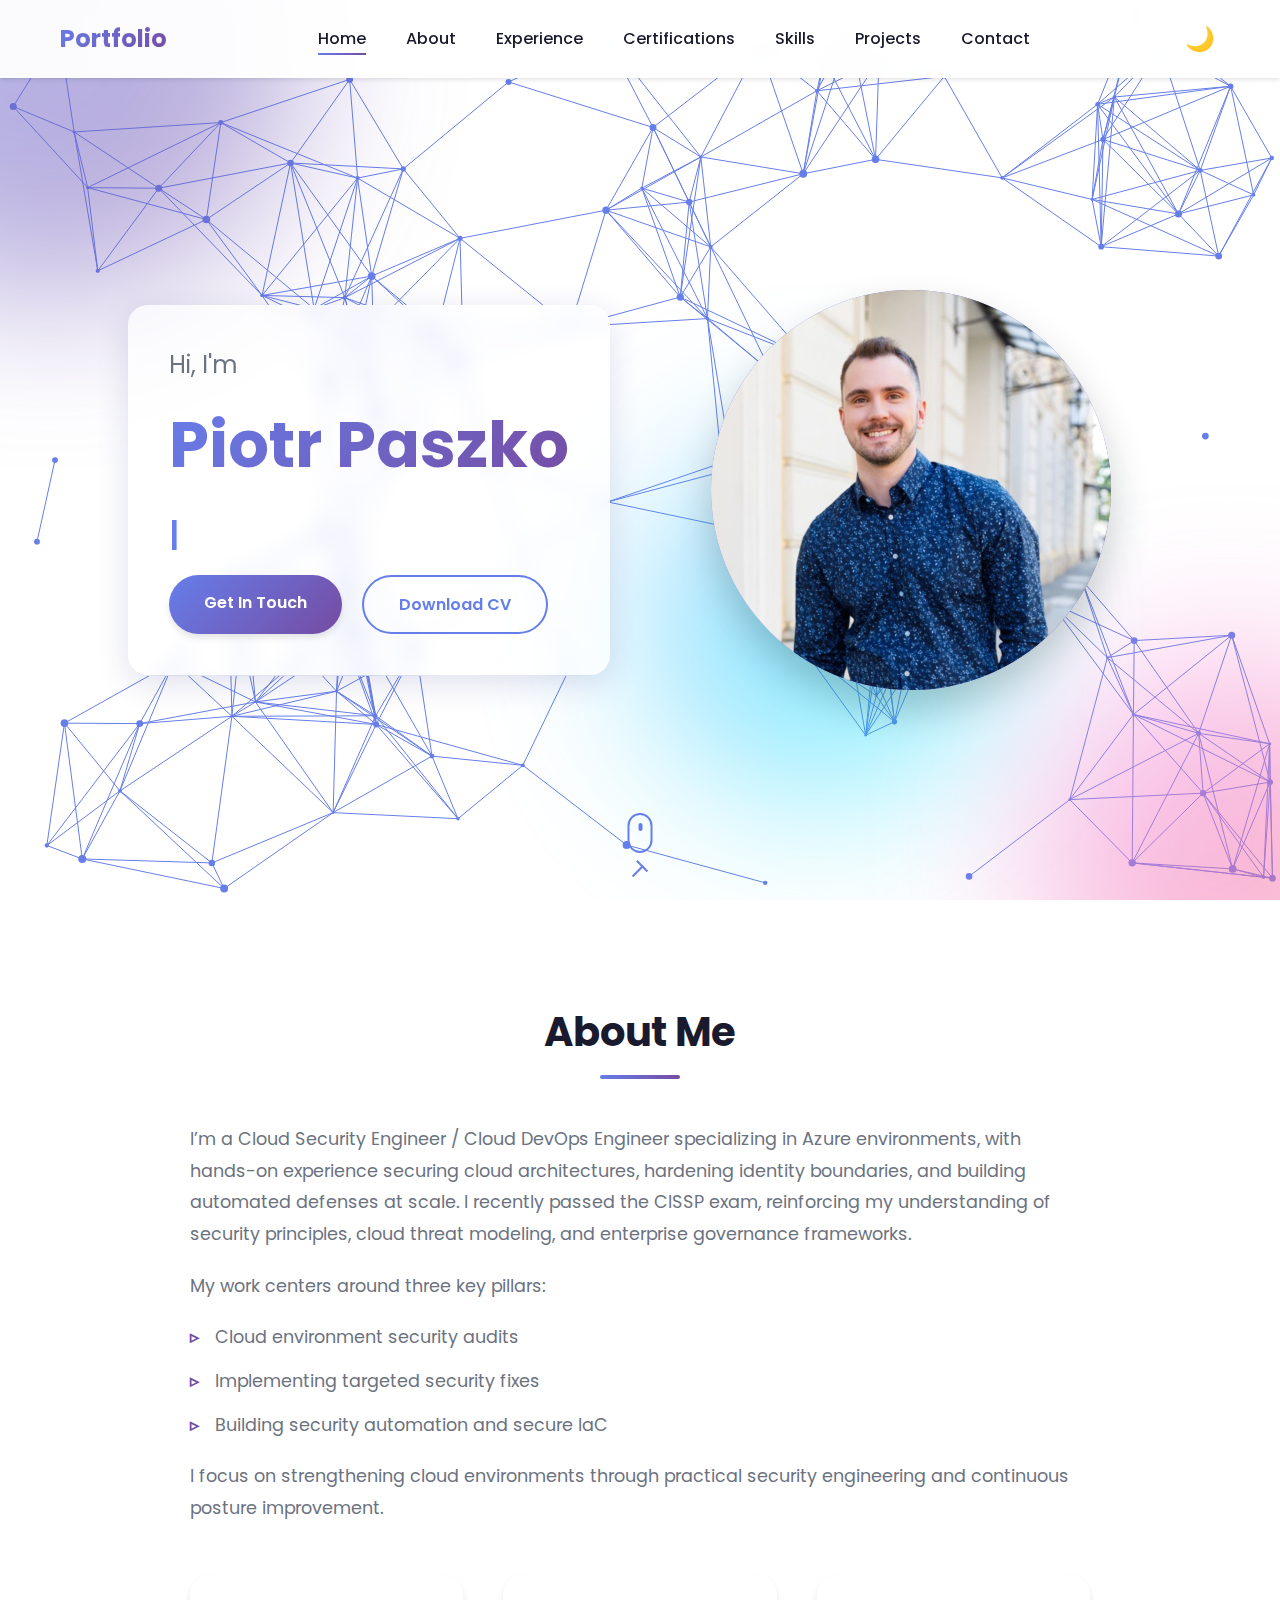
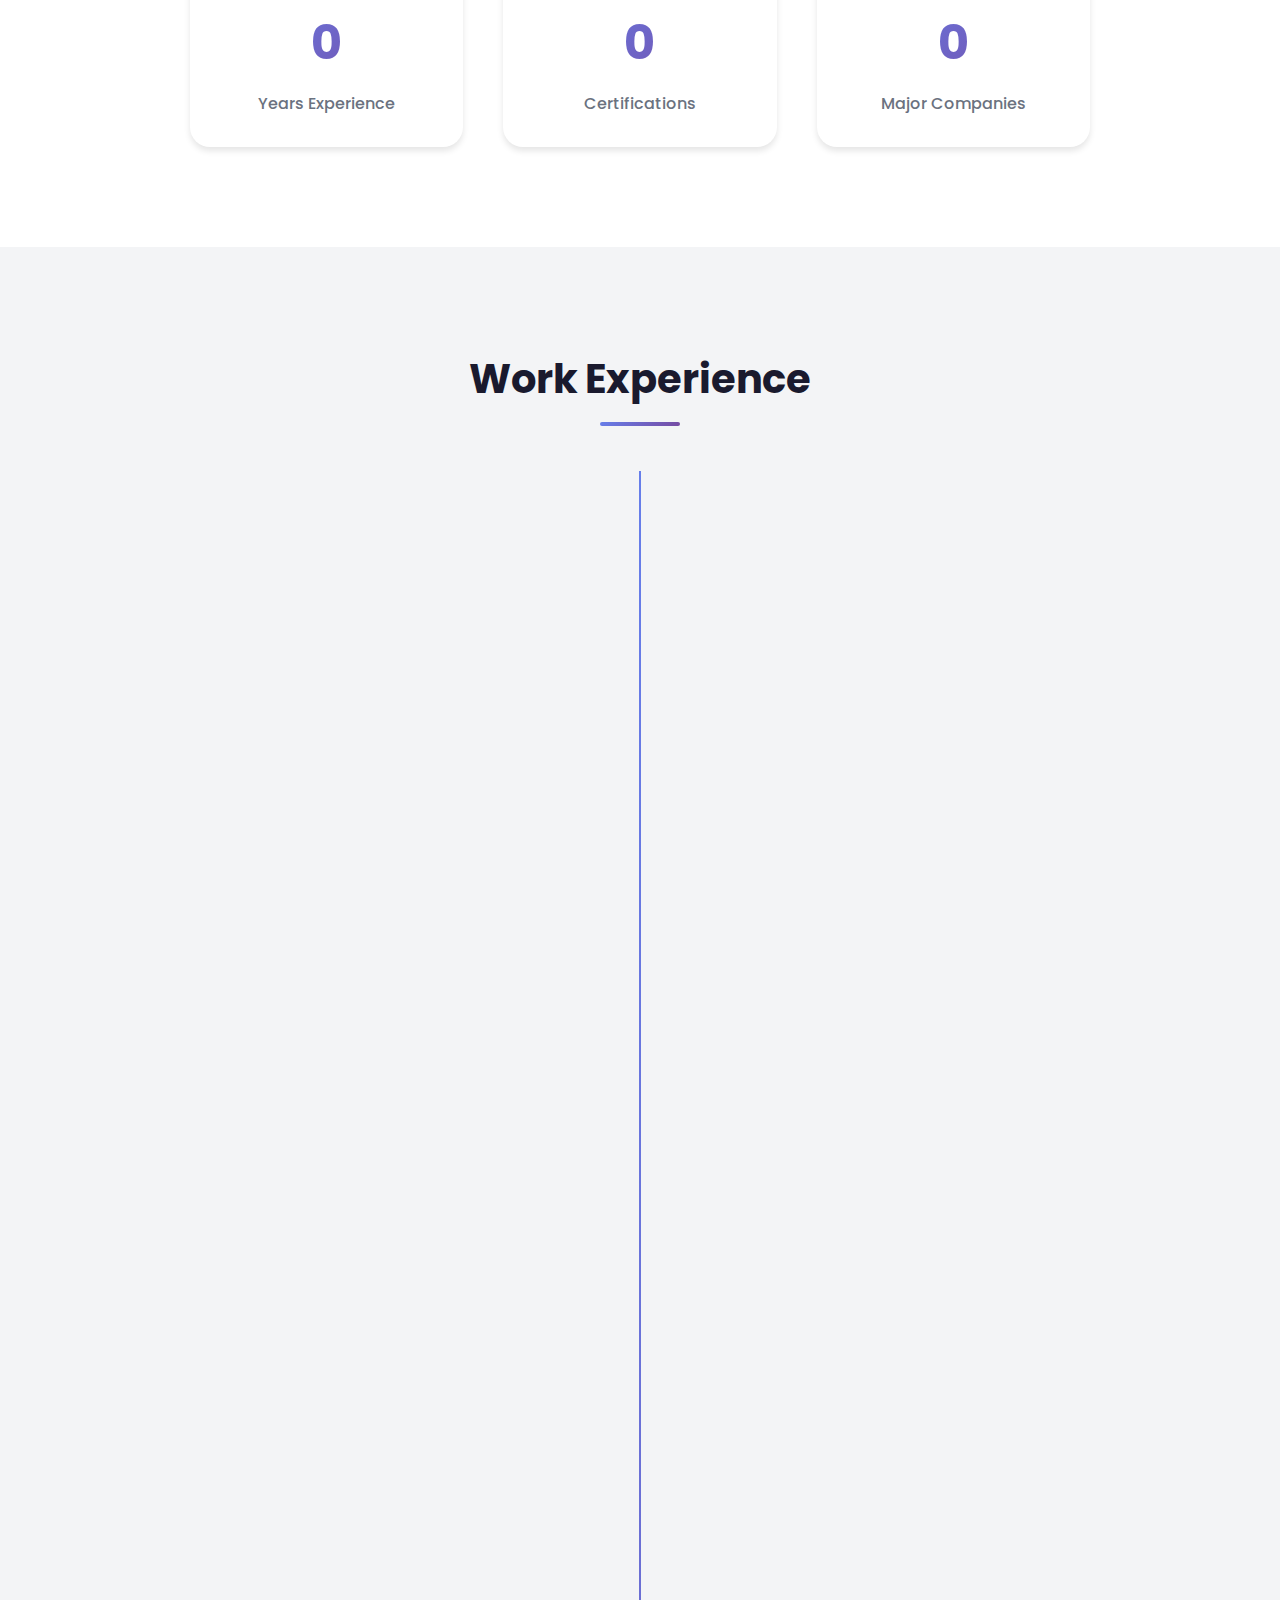
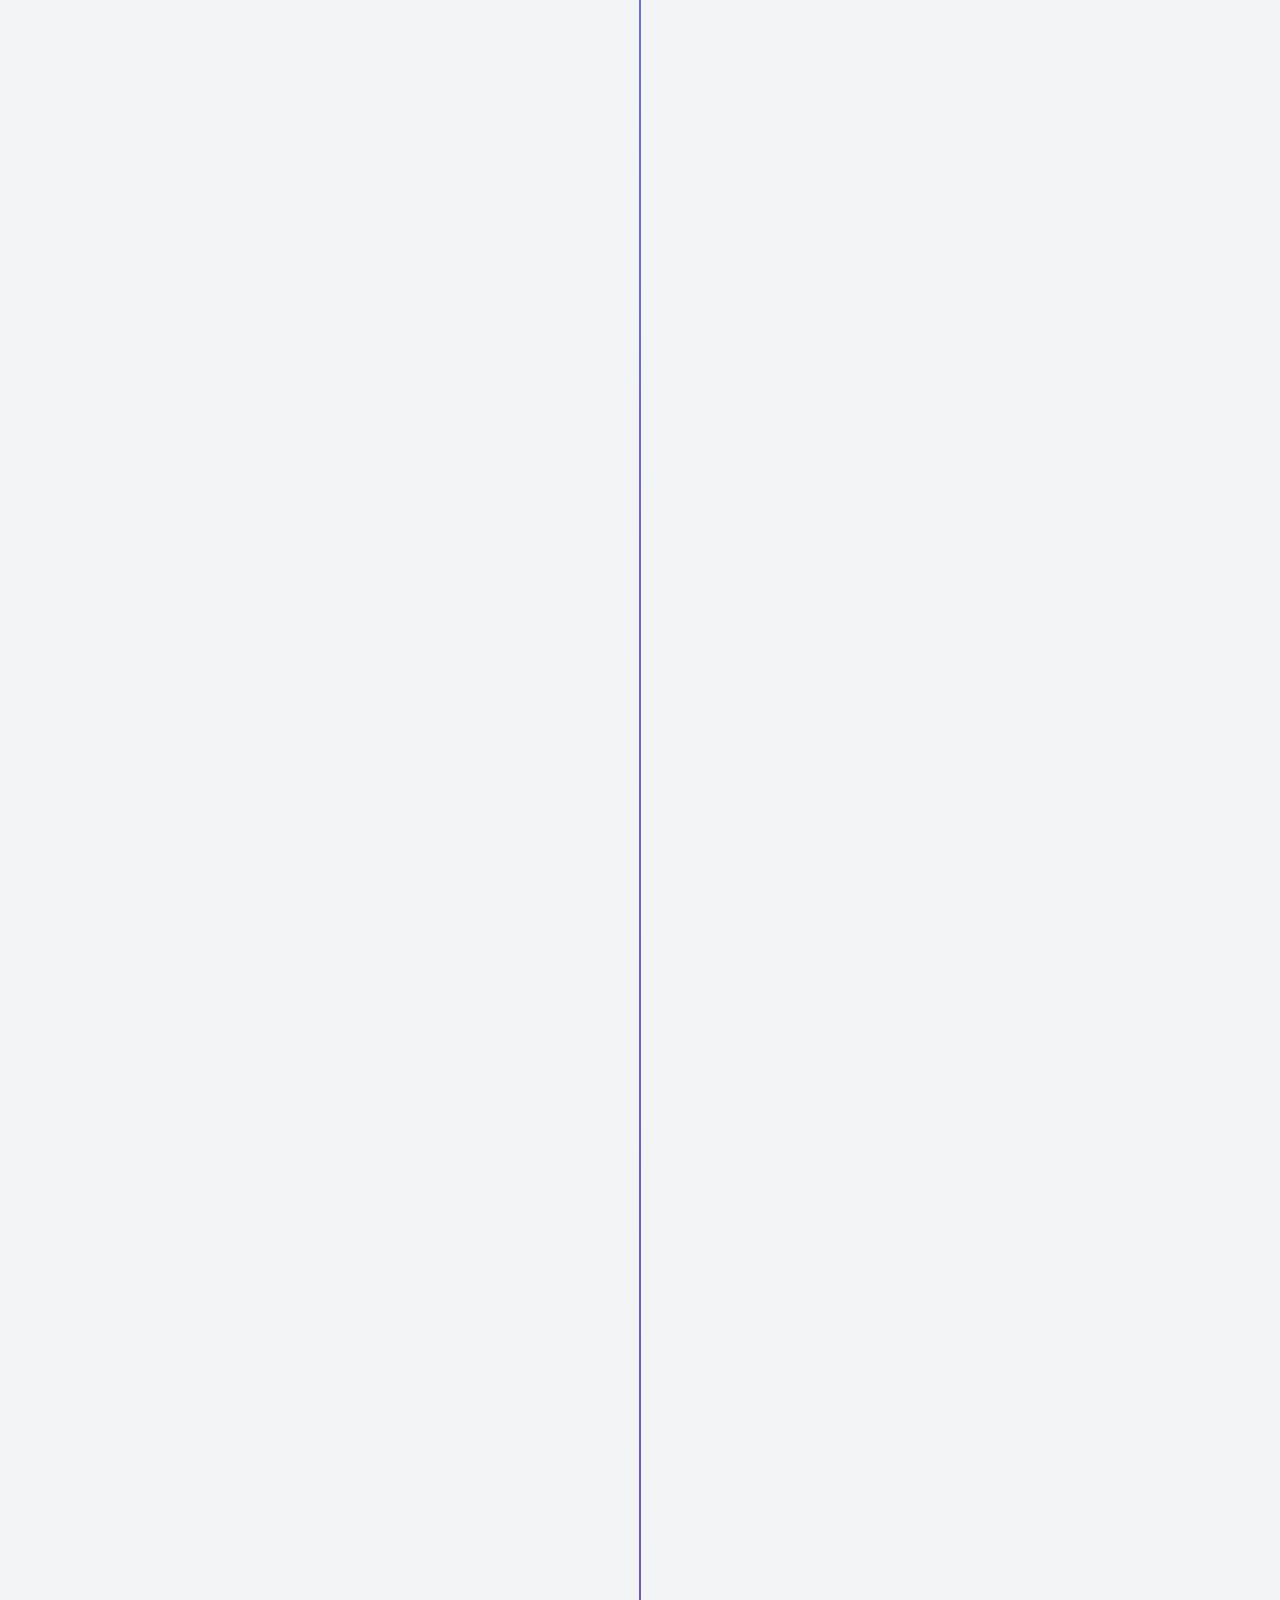
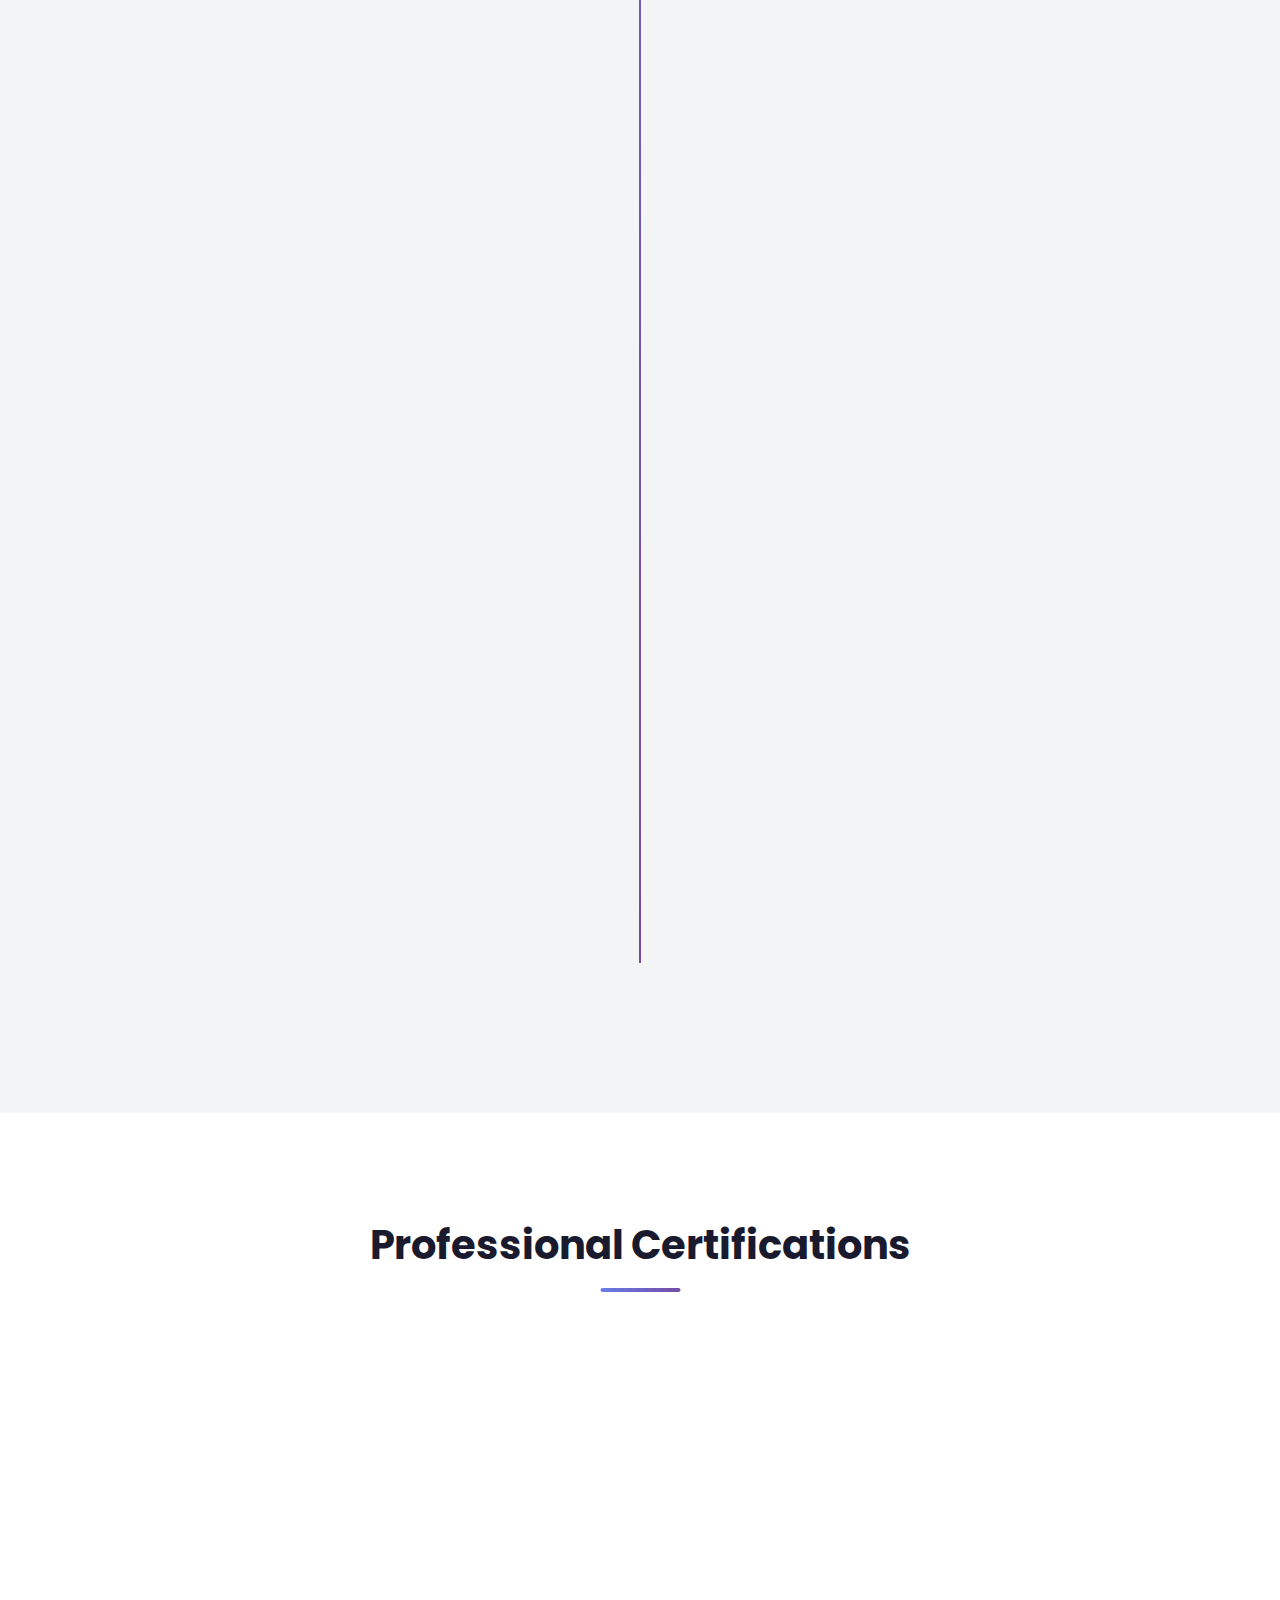
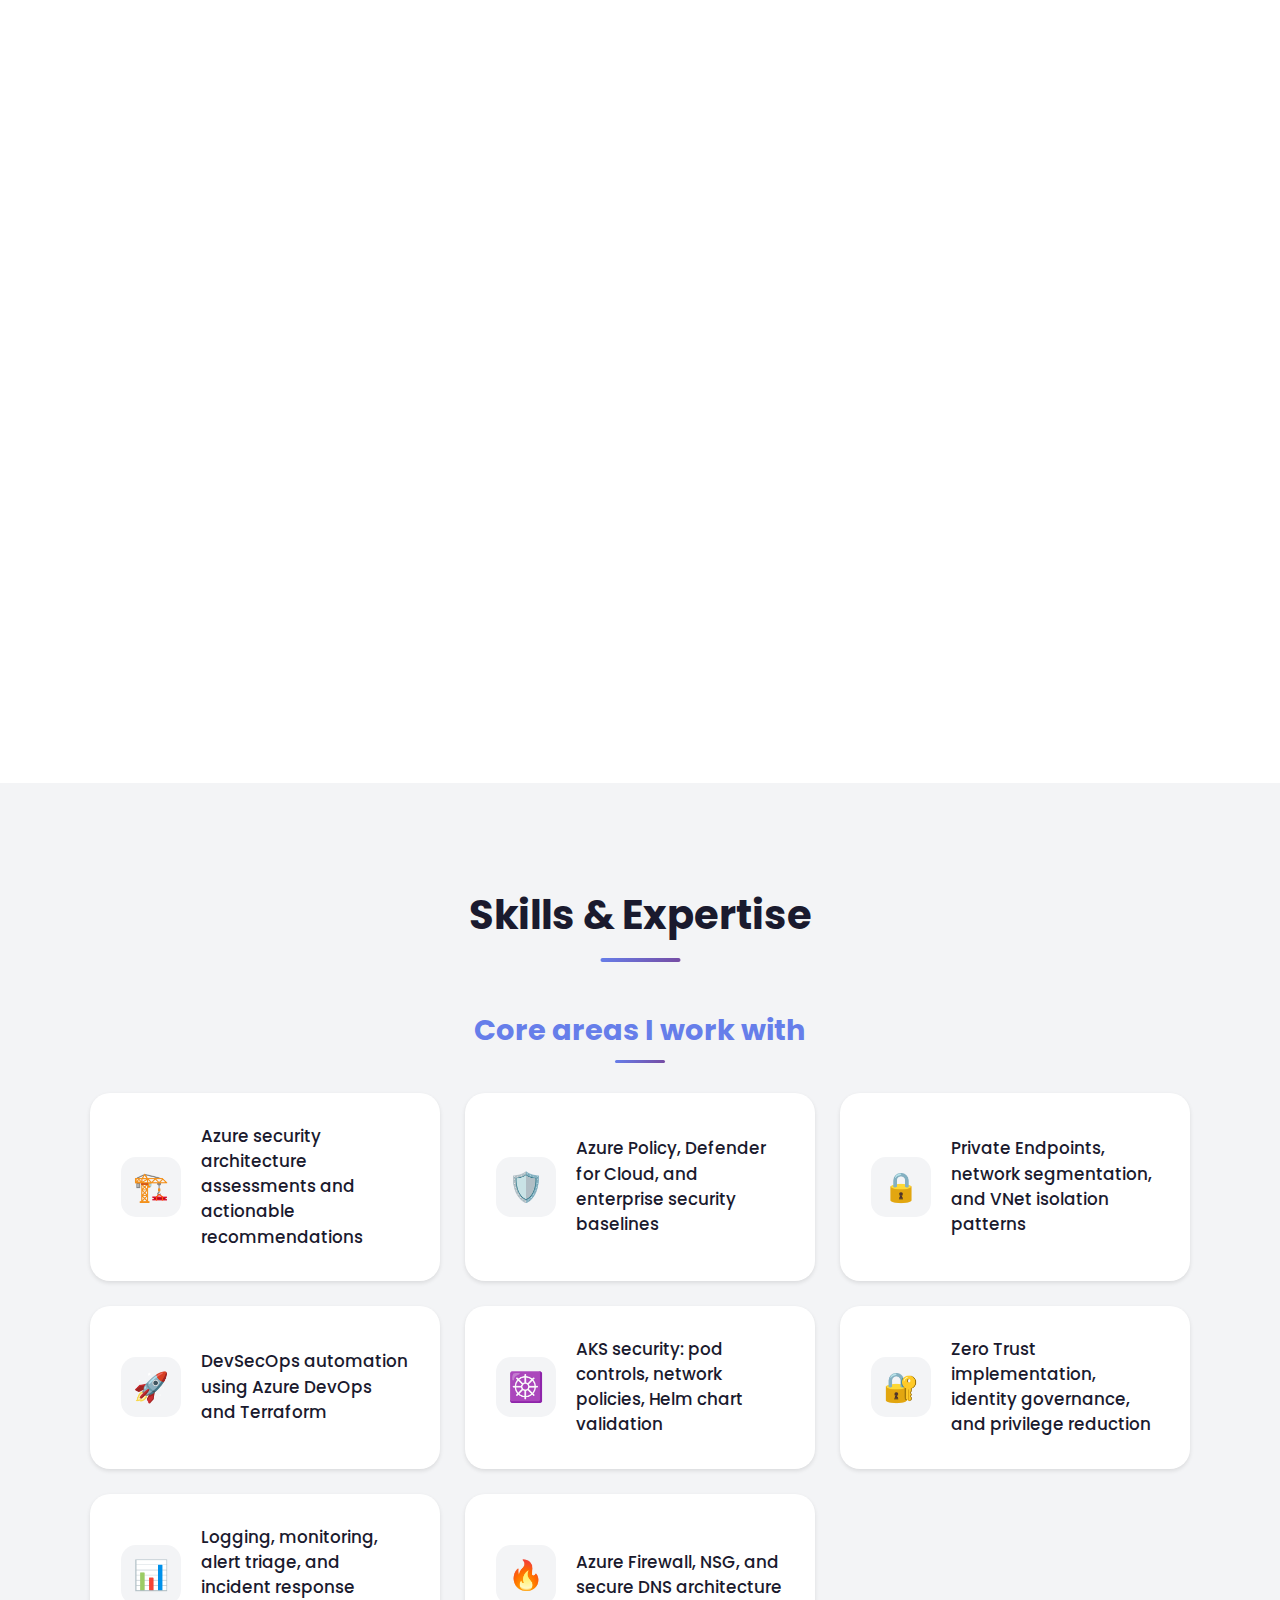
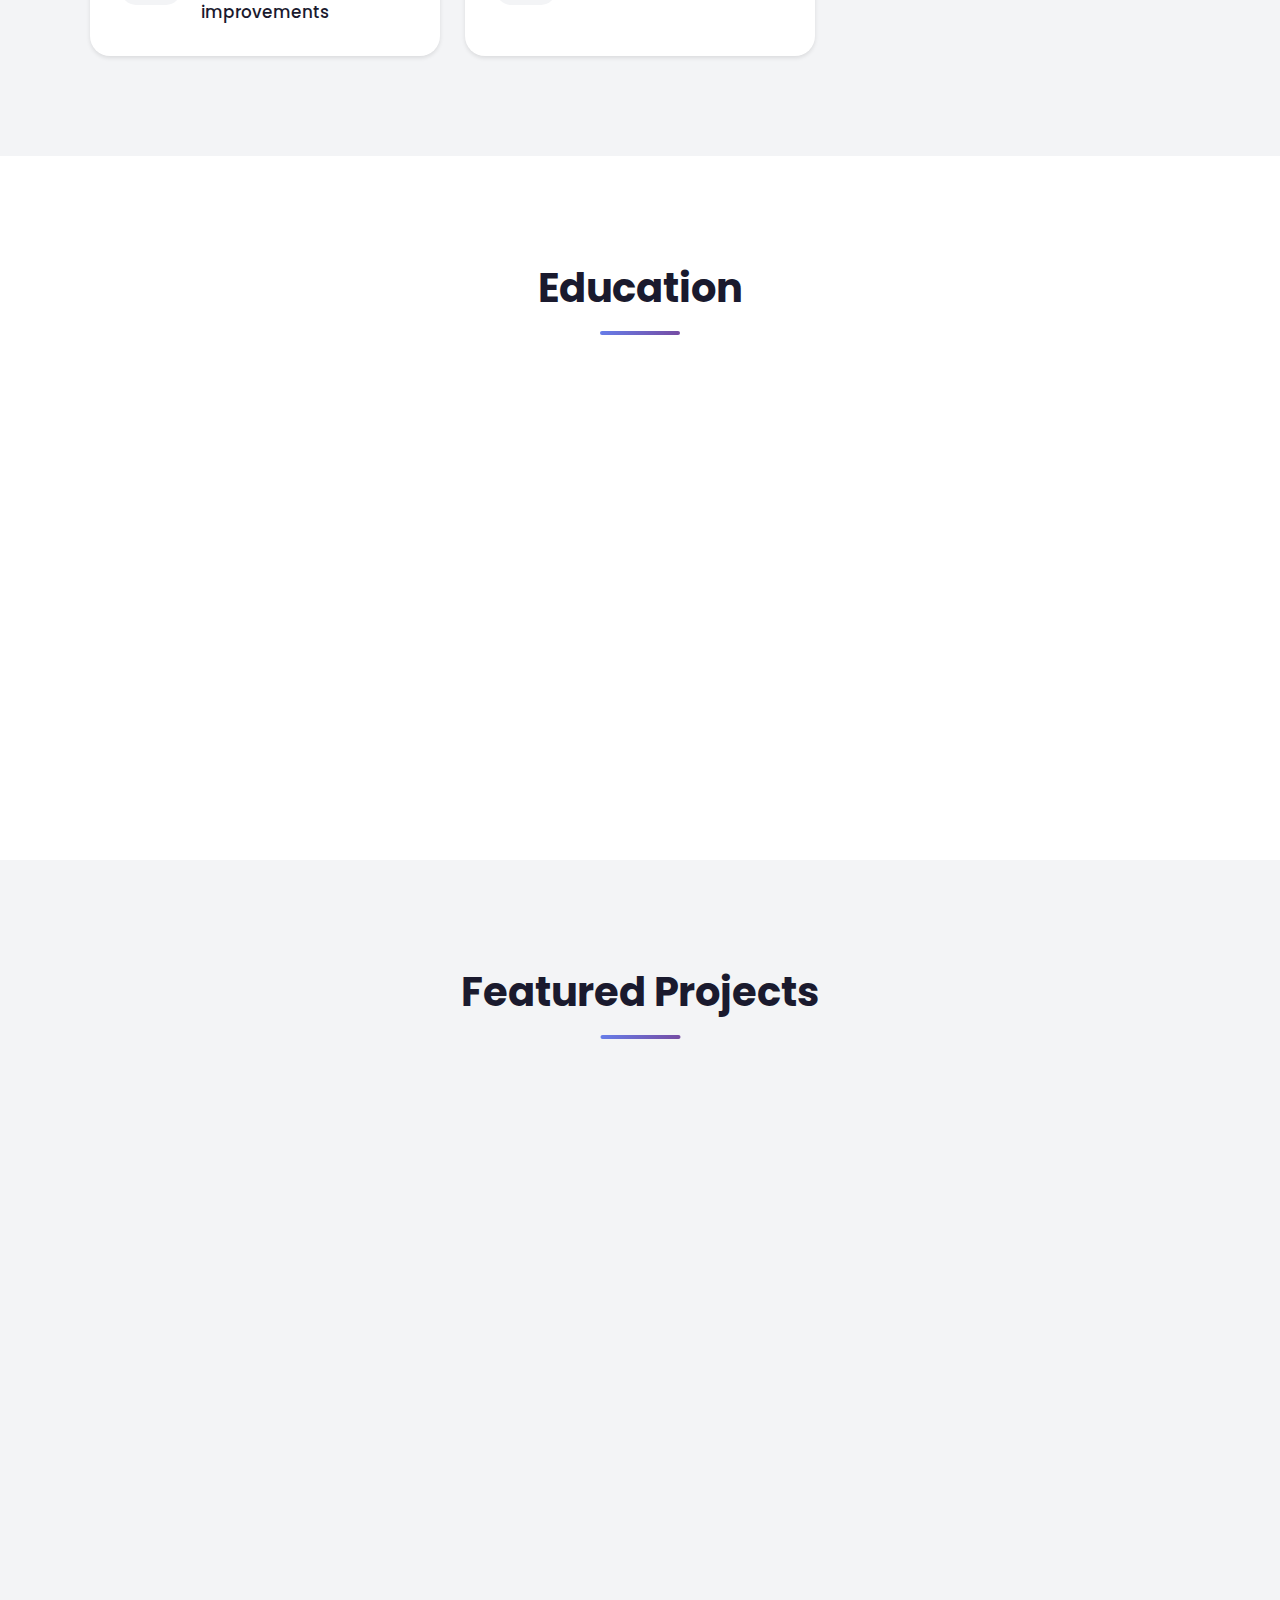
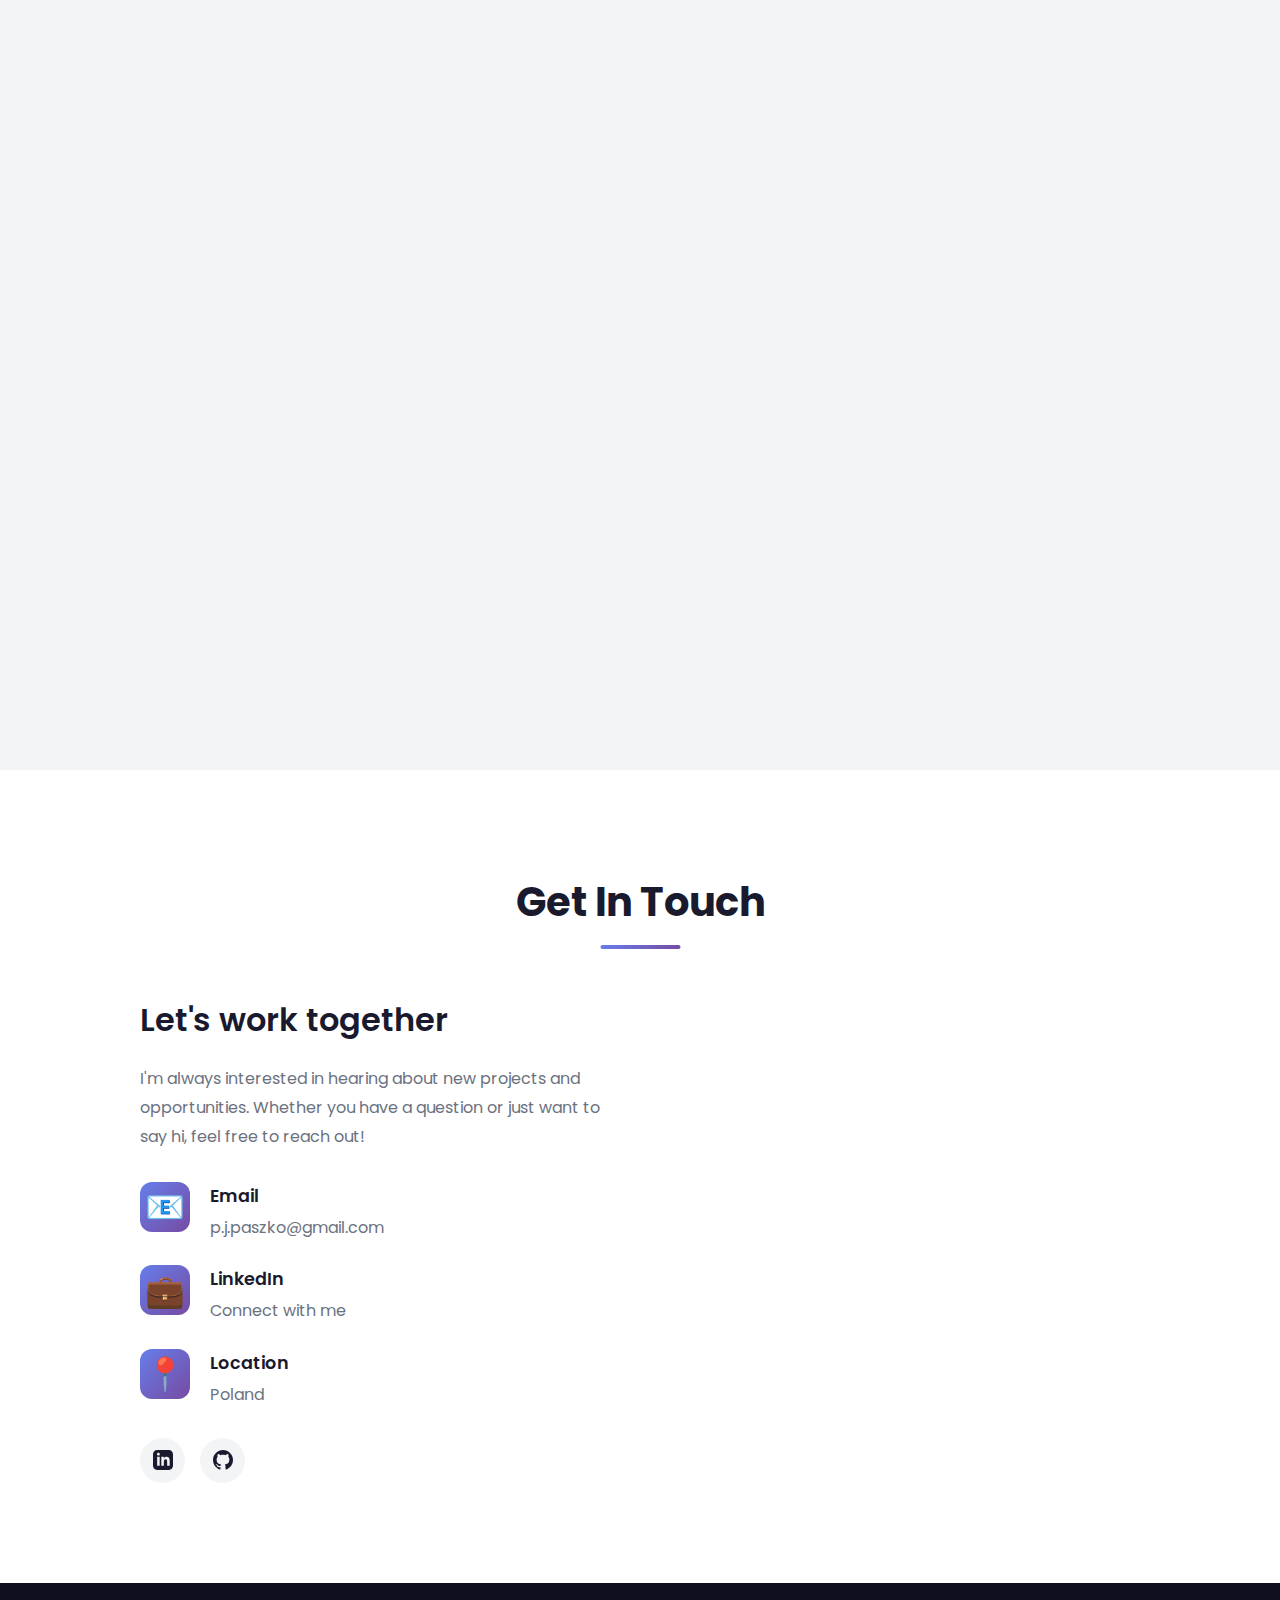
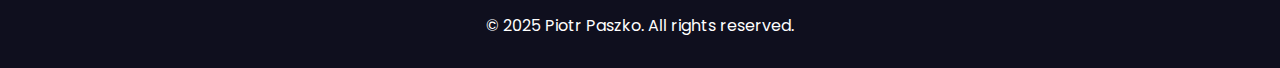
<file: index.html>
<!DOCTYPE html>
<html lang="en">

<head>
    <meta charset="UTF-8">
    <meta name="viewport" content="width=device-width, initial-scale=1.0">
    <title>Professional CV - Your Name</title>
    <link rel="stylesheet" href="styles.css">
    <link rel="preconnect" href="https://fonts.googleapis.com">
    <link rel="preconnect" href="https://fonts.gstatic.com" crossorigin>
    <link href="https://fonts.googleapis.com/css2?family=Poppins:wght@300;400;500;600;700&display=swap"
        rel="stylesheet">
</head>

<body>
    <!-- Scroll Progress Bar -->
    <div class="scroll-progress-container">
        <div class="scroll-progress-bar"></div>
    </div>

    <!-- Animated Background -->
    <canvas id="particles-canvas"></canvas>
    <div class="background-animation">
        <div class="gradient-orb orb-1"></div>
        <div class="gradient-orb orb-2"></div>
        <div class="gradient-orb orb-3"></div>
    </div>

    <!-- Navigation -->
    <nav class="navbar">
        <div class="nav-container">
            <div class="logo">Portfolio</div>
            <ul class="nav-menu">
                <li><a href="#hero" class="nav-link">Home</a></li>
                <li><a href="#about" class="nav-link">About</a></li>
                <li><a href="#experience" class="nav-link">Experience</a></li>
                <li><a href="#certifications" class="nav-link">Certifications</a></li>
                <li><a href="#skills" class="nav-link">Skills</a></li>
                <li><a href="#projects" class="nav-link">Projects</a></li>
                <li><a href="#contact" class="nav-link">Contact</a></li>
            </ul>
            <div class="hamburger">
                <span></span>
                <span></span>
                <span></span>
            </div>
            <button class="theme-toggle" aria-label="Toggle Dark Mode">
                🌙
            </button>
        </div>
    </nav>

    <!-- Hero Section -->
    <section id="hero" class="hero">
        <div class="hero-content">
            <div class="hero-text">
                <h1 class="hero-title">
                    <span class="greeting">Hi, I'm</span>
                    <span class="name">Piotr Paszko</span>
                </h1>
                <h2 class="hero-subtitle">
                    <span class="typing-text"></span>
                    <span class="cursor">|</span>
                </h2>
                <div class="hero-buttons">
                    <a href="#contact" class="btn btn-primary">Get In Touch</a>
                    <a href="Piotr Paszko - CV.pdf" class="btn btn-secondary" download>Download CV</a>
                </div>
            </div>
            <div class="hero-image">
                <div class="profile-card">
                    <div class="profile-img-wrapper">
                        <div class="profile-img">
                            <img src="1688148199013.jpeg" alt="Piotr Paszko" style="width: 100%; height: 100%; object-fit: cover;">
                        </div>
                    </div>
                </div>
            </div>
        </div>
        <div class="scroll-indicator">
            <div class="mouse">
                <div class="wheel"></div>
            </div>
            <div class="arrow">
                <span></span>
                <span></span>
            </div>
        </div>
    </section>

    <!-- About Section -->
    <section id="about" class="about section">
        <div class="container">
            <h2 class="section-title">About Me</h2>
            <div class="about-content">
                <div class="about-text">
                    <p class="about-paragraph">
                        I’m a Cloud Security Engineer / Cloud DevOps Engineer specializing in Azure environments, with
                        hands-on experience securing cloud architectures, hardening identity boundaries, and building
                        automated defenses at scale. I recently passed the CISSP exam, reinforcing my understanding of
                        security principles, cloud threat modeling, and enterprise governance frameworks.
                    </p>
                    <p class="about-paragraph">
                        My work centers around three key pillars:
                    </p>
                    <ul class="about-list">
                        <li>Cloud environment security audits</li>
                        <li>Implementing targeted security fixes</li>
                        <li>Building security automation and secure IaC</li>
                    </ul>
                    <p class="about-paragraph">
                        I focus on strengthening cloud environments through practical security engineering and continuous posture improvement.
                    </p>
                    <div class="about-stats">
                        <div class="stat-item">
                            <div class="stat-number" data-target="5">0</div>
                            <div class="stat-label">Years Experience</div>
                        </div>
                        <div class="stat-item">
                            <div class="stat-number" data-target="10">0</div>
                            <div class="stat-label">Certifications</div>
                        </div>
                        <div class="stat-item">
                            <div class="stat-number" data-target="4">0</div>
                            <div class="stat-label">Major Companies</div>
                        </div>
                    </div>
                </div>
            </div>
        </div>
    </section>

    <!-- Experience Section -->
    <section id="experience" class="experience section">
        <div class="container">
            <h2 class="section-title">Work Experience</h2>
            <div class="timeline">
                <div class="timeline-item">
                    <div class="timeline-dot"></div>
                    <div class="timeline-content">
                        <div class="timeline-date">July 2024 - Present</div>
                        <h3 class="timeline-title">Cloud Security Engineer / Cloud DevOps Engineer</h3>
                        <h4 class="timeline-company">Software Mind</h4>
                        <p class="timeline-description">
                            I secure and improve Azure environments through security architecture, automation, and environment hardening. I perform Azure security audits, identify weaknesses, and drive targeted remediation. I strengthen posture with Defender for Cloud, security baselines, and Azure Policy. I build DevSecOps automation with Azure DevOps and Terraform/Bicep, handle incident response and alert triage, and work with developers to ensure secure, compliant application environments.
                        </p>
                        <div class="timeline-tags">
                            <span class="tag">Azure</span>
                            <span class="tag">Kubernetes (AKS)</span>
                            <span class="tag">Terraform</span>
                            <span class="tag">Azure Security</span>
                            <span class="tag">Azure DevOps</span>
                        </div>
                    </div>
                </div>
                <div class="timeline-item">
                    <div class="timeline-dot"></div>
                    <div class="timeline-content">
                        <div class="timeline-date">July 2023 - June 2024</div>
                        <h3 class="timeline-title">Cloud DevOps Engineer</h3>
                        <h4 class="timeline-company">Accenture Poland</h4>
                        <p class="timeline-description">
                            Managed Azure cloud infrastructure with strong emphasis on security compliance.
                            Developed infrastructure as code using Bicep and PowerShell, implemented CI/CD
                            pipelines, and ensured security best practices across cloud resources.
                        </p>
                        <div class="timeline-tags">
                            <span class="tag">Azure Security</span>
                            <span class="tag">Azure</span>
                            <span class="tag">Bicep</span>
                            <span class="tag">PowerShell</span>
                            <span class="tag">Azure DevOps</span>
                        </div>
                    </div>
                </div>
                <div class="timeline-item">
                    <div class="timeline-dot"></div>
                    <div class="timeline-content">
                        <div class="timeline-date">August 2022 - June 2023</div>
                        <h3 class="timeline-title">Junior DevOps Engineer</h3>
                        <h4 class="timeline-company">Capgemini</h4>
                        <p class="timeline-description">
                            Worked with OpenShift (Kubernetes) platform, automated infrastructure provisioning
                            with Ansible, and managed RedHat environments. Built and maintained CI/CD pipelines
                            using Jenkins and orchestrated data workflows with Apache Airflow.
                        </p>
                        <div class="timeline-tags">
                            <span class="tag">OpenShift</span>
                            <span class="tag">Ansible</span>
                            <span class="tag">RedHat</span>
                            <span class="tag">Jenkins</span>
                            <span class="tag">Airflow</span>
                        </div>
                    </div>
                </div>
                <div class="timeline-item">
                    <div class="timeline-dot"></div>
                    <div class="timeline-content">
                        <div class="timeline-date">May 2021 - July 2022</div>
                        <h3 class="timeline-title">Junior Linux Admin/DevOps</h3>
                        <h4 class="timeline-company">Asseco Business Solutions S.A.</h4>
                        <p class="timeline-description">
                            Administered Linux systems, developed Python automation scripts with FastAPI,
                            and managed containerized applications using Docker and Kubernetes.
                            Implemented infrastructure as code with Terraform on AWS.
                        </p>
                        <div class="timeline-tags">
                            <span class="tag">Linux</span>
                            <span class="tag">Python</span>
                            <span class="tag">FastAPI</span>
                            <span class="tag">Kubernetes</span>
                            <span class="tag">Docker</span>
                            <span class="tag">AWS</span>
                            <span class="tag">Terraform</span>
                        </div>
                    </div>
                </div>
                <div class="timeline-item">
                    <div class="timeline-dot"></div>
                    <div class="timeline-content">
                        <div class="timeline-date">September 2019 - August 2020</div>
                        <h3 class="timeline-title">Junior Full Stack Developer</h3>
                        <h4 class="timeline-company">cosphereorg</h4>
                        <p class="timeline-description">
                            Developed full-stack applications with Python backend and Angular frontend.
                            Implemented data scraping solutions and applied machine learning algorithms
                            for data analysis. Managed state with Ngrx and ensured code quality.
                        </p>
                        <div class="timeline-tags">
                            <span class="tag">Python</span>
                            <span class="tag">Angular</span>
                            <span class="tag">Ngrx</span>
                            <span class="tag">Machine Learning</span>
                            <span class="tag">Data Scraping</span>
                        </div>
                    </div>
                </div>
                <div class="timeline-item">
                    <div class="timeline-dot"></div>
                    <div class="timeline-content">
                        <div class="timeline-date">July 2019 - August 2019</div>
                        <h3 class="timeline-title">Junior Developer - Intern</h3>
                        <h4 class="timeline-company">Viessmann Research & Development Center</h4>
                        <p class="timeline-description">
                            Developed Python backend applications using Django framework. Worked with Docker
                            for containerization, implemented unit tests, and handled database operations
                            including Apache Spark for data processing.
                        </p>
                        <div class="timeline-tags">
                            <span class="tag">Python</span>
                            <span class="tag">Django</span>
                            <span class="tag">Docker</span>
                            <span class="tag">Spark</span>
                            <span class="tag">Unit Tests</span>
                        </div>
                    </div>
                </div>
            </div>
        </div>
    </section>

    <!-- Certifications Section -->
    <section id="certifications" class="certifications section">
        <div class="container">
            <h2 class="section-title">Professional Certifications</h2>
            <div class="certifications-grid">
                <div class="cert-card featured">
                    <div class="cert-badge">
                        <div class="cert-icon cissp">
                            <img src="assets/badges/cissp.svg" alt="CISSP Badge">
                        </div>
                    </div>
                    <h3 class="cert-title">Certified Information Systems Security Professional (CISSP)</h3>
                    <p class="cert-provider">CISSP (Exam Passed)</p>
                    <div class="cert-tag">Application in Progress</div>
                </div>
                <div class="cert-card featured">
                    <div class="cert-badge">
                        <div class="cert-icon azure-expert">
                            <img src="assets/badges/microsoft.svg" alt="Microsoft Cybersecurity Architect Expert Badge">
                        </div>
                    </div>
                    <h3 class="cert-title">Microsoft Certified: Cybersecurity Architect Expert</h3>
                    <p class="cert-provider">Microsoft</p>
                    <div class="cert-tag">Expert</div>
                </div>
                <div class="cert-card">
                    <div class="cert-badge">
                        <div class="cert-icon aws">
                            <img src="assets/badges/aws.svg" alt="AWS Certified Machine Learning Badge">
                        </div>
                    </div>
                    <h3 class="cert-title">AWS Certified Machine Learning Engineer – Associate</h3>
                    <p class="cert-provider">Amazon Web Services</p>
                    <div class="cert-tag">AWS</div>
                </div>
                <div class="cert-card">
                    <div class="cert-badge">
                        <div class="cert-icon terraform">
                            <img src="assets/badges/terraform.svg" alt="Terraform Associate Badge">
                        </div>
                    </div>
                    <h3 class="cert-title">HashiCorp Certified: Terraform Associate (003)</h3>
                    <p class="cert-provider">HashiCorp</p>
                    <div class="cert-tag">IaC</div>
                </div>
                <div class="cert-card">
                    <div class="cert-badge">
                        <div class="cert-icon security">
                            <img src="assets/badges/csa.svg" alt="CCSK Badge">
                        </div>
                    </div>
                    <h3 class="cert-title">Certificate of Cloud Security Knowledge v.5</h3>
                    <p class="cert-provider">Cloud Security Alliance</p>
                    <div class="cert-tag">Security</div>
                </div>
                <div class="cert-card">
                    <div class="cert-badge">
                        <div class="cert-icon azure">
                            <img src="assets/badges/azure.svg" alt="Azure Network Engineer Badge">
                        </div>
                    </div>
                    <h3 class="cert-title">Azure Network Engineer Associate</h3>
                    <p class="cert-provider">Microsoft</p>
                    <div class="cert-tag">Azure</div>
                </div>


                <div class="cert-card">
                    <div class="cert-badge">
                        <div class="cert-icon azure-security">
                            <img src="assets/badges/azure.svg" alt="Azure Security Engineer Badge">
                        </div>
                    </div>
                    <h3 class="cert-title">Azure Security Engineer Associate</h3>
                    <p class="cert-provider">Microsoft</p>
                    <div class="cert-tag">Security</div>
                </div>
                <div class="cert-card">
                    <div class="cert-badge">
                        <div class="cert-icon azure-admin">
                            <img src="assets/badges/azure.svg" alt="Azure Administrator Badge">
                        </div>
                    </div>
                    <h3 class="cert-title">Azure Administrator Associate</h3>
                    <p class="cert-provider">Microsoft</p>
                    <div class="cert-tag">Azure</div>
                </div>
                <div class="cert-card">
                    <div class="cert-badge">
                        <div class="cert-icon aws-academy">
                            <img src="assets/badges/aws.svg" alt="AWS Academy Cloud Foundations Badge">
                        </div>
                    </div>
                    <h3 class="cert-title">AWS Academy Cloud Foundations</h3>
                    <p class="cert-provider">Amazon Web Services</p>
                    <div class="cert-tag">AWS</div>
                </div>
            </div>
        </div>
    </section>

    <!-- Skills Section -->
    <section id="skills" class="skills section">
        <div class="container">
            <h2 class="section-title">Skills & Expertise</h2>

            <!-- Search Bar -->
            <div class="core-areas-container">
                <h3 class="core-areas-title">Core areas I work with</h3>
                <div class="core-skills-grid">
                    <div class="core-skill-card">
                        <div class="skill-icon-wrapper">
                            <span class="skill-emoji">🏗️</span>
                        </div>
                        <p class="skill-text">Azure security architecture assessments and actionable recommendations</p>
                    </div>
                    <div class="core-skill-card">
                        <div class="skill-icon-wrapper">
                            <span class="skill-emoji">🛡️</span>
                        </div>
                        <p class="skill-text">Azure Policy, Defender for Cloud, and enterprise security baselines</p>
                    </div>
                    <div class="core-skill-card">
                        <div class="skill-icon-wrapper">
                            <span class="skill-emoji">🔒</span>
                        </div>
                        <p class="skill-text">Private Endpoints, network segmentation, and VNet isolation patterns</p>
                    </div>
                    <div class="core-skill-card">
                        <div class="skill-icon-wrapper">
                            <span class="skill-emoji">🚀</span>
                        </div>
                        <p class="skill-text">DevSecOps automation using Azure DevOps and Terraform</p>
                    </div>
                    <div class="core-skill-card">
                        <div class="skill-icon-wrapper">
                            <span class="skill-emoji">☸️</span>
                        </div>
                        <p class="skill-text">AKS security: pod controls, network policies, Helm chart validation</p>
                    </div>
                    <div class="core-skill-card">
                        <div class="skill-icon-wrapper">
                            <span class="skill-emoji">🔐</span>
                        </div>
                        <p class="skill-text">Zero Trust implementation, identity governance, and privilege reduction</p>
                    </div>
                    <div class="core-skill-card">
                        <div class="skill-icon-wrapper">
                            <span class="skill-emoji">📊</span>
                        </div>
                        <p class="skill-text">Logging, monitoring, alert triage, and incident response improvements</p>
                    </div>
                    <div class="core-skill-card">
                        <div class="skill-icon-wrapper">
                            <span class="skill-emoji">🔥</span>
                        </div>
                        <p class="skill-text">Azure Firewall, NSG, and secure DNS architecture</p>
                    </div>
                </div>
            </div>
        </div>
        </div>
        </div>
    </section>

    <!-- Education Section -->
    <section id="education" class="education section">
        <div class="container">
            <h2 class="section-title">Education</h2>
            <div class="education-grid-large">
                <div class="education-card">
                    <div class="education-icon">🎓</div>
                    <h3 class="education-title">Master's Degree in Computer Science</h3>
                    <h4 class="education-institution">Warsaw School of Computer Science</h4>
                    <p class="education-date">September 2022 - January 2024</p>
                    <p class="education-description">
                        Advanced studies in computer science with focus on cloud computing,
                        distributed systems, and software architecture.
                    </p>
                </div>
                <div class="education-card">
                    <div class="education-icon">🎓</div>
                    <h3 class="education-title">Bachelor's Degree in Cybersecurity</h3>
                    <h4 class="education-institution">Wrocław University of Science and Technology</h4>
                    <p class="education-date">October 2018 - February 2022</p>
                    <p class="education-description">
                        Comprehensive program covering network security, cryptography,
                        threat analysis, and secure system design.
                    </p>
                </div>
            </div>
        </div>
    </section>

    <!-- Projects Section -->
    <section id="projects" class="projects section">
        <div class="container">
            <h2 class="section-title">Featured Projects</h2>
            <div class="projects-grid">
                <div class="project-card">
                    <div class="project-header">
                        <div class="project-icon">🔐</div>
                        <h3 class="project-title">Secure Cloud & Kubernetes Architecture</h3>
                    </div>
                    <p class="project-period">Master's Thesis Project</p>
                    <p class="project-description">
                        A comprehensive implementation of cloud security best practices covering AWS infrastructure hardening with Terraform,
                        Kubernetes (EKS) security using RBAC and Network Policies, and secure application development with Python and Angular.
                        Featured DevSecOps pipelines, zero-trust principles, and continuous runtime security monitoring with Falco.
                    </p>
                    <div class="project-tags">
                        <span class="tag">AWS</span>
                        <span class="tag">Kubernetes</span>
                        <span class="tag">Terraform</span>
                        <span class="tag">DevSecOps</span>
                        <span class="tag">Python/Angular</span>
                    </div>
                    <div class="project-links">
                        <a href="#" class="project-link" data-project="thesis">View Details →</a>
                    </div>
                </div>
                <div class="project-card">
                    <div class="project-header">
                        <div class="project-icon">🗄️</div>
                        <h3 class="project-title">Lakey-Service</h3>
                    </div>
                    <p class="project-period">January 2022 - January 2024</p>
                    <p class="project-description">
                        A scalable data lake access service enabling thousands of clients to connect
                        to expensive data lakes and download data to local machines. Facilitates rapid
                        prototyping of data-driven algorithms and applications with efficient resource
                        management and cost optimization.
                    </p>
                    <div class="project-tags">
                        <span class="tag">Python</span>
                        <span class="tag">Data Engineering</span>
                        <span class="tag">Cloud Storage</span>
                        <span class="tag">API Design</span>
                    </div>
                    <div class="project-links">
                        <a href="#" class="project-link" data-project="lakey">View Details →</a>
                    </div>
                </div>
                <div class="project-card">
                    <div class="project-header">
                        <div class="project-icon">📰</div>
                        <h3 class="project-title">Wiedza i Zycie</h3>
                    </div>
                    <p class="project-period">January 2018 - January 2022</p>
                    <p class="project-description">
                        Full-stack web application featuring Python backend with advanced data scraping
                        capabilities and machine learning integration. Built with modern Angular frontend
                        using Ngrx for state management, comprehensive unit testing, and scalable architecture.
                    </p>
                    <div class="project-tags">
                        <span class="tag">Python</span>
                        <span class="tag">Angular</span>
                        <span class="tag">Ngrx</span>
                        <span class="tag">Machine Learning</span>
                        <span class="tag">Web Scraping</span>
                    </div>
                    <div class="project-links">
                        <a href="#" class="project-link" data-project="wiedza">View Details →</a>
                    </div>
                </div>
            </div>
        </div>
    </section>

    <!-- Contact Section -->
    <section id="contact" class="contact section">
        <div class="container">
            <h2 class="section-title">Get In Touch</h2>
            <div class="contact-content">
                <div class="contact-info">
                    <h3 class="contact-subtitle">Let's work together</h3>
                    <p class="contact-description">
                        I'm always interested in hearing about new projects and opportunities.
                        Whether you have a question or just want to say hi, feel free to reach out!
                    </p>
                    <div class="contact-items">
                        <div class="contact-item">
                            <div class="contact-icon">📧</div>
                            <div class="contact-details">
                                <h4>Email</h4>
                                <a href="mailto:p.j.paszko@gmail.com">p.j.paszko@gmail.com</a>
                            </div>
                        </div>
                        <div class="contact-item">
                            <div class="contact-icon">💼</div>
                            <div class="contact-details">
                                <h4>LinkedIn</h4>
                                <a href="https://www.linkedin.com/in/piotr-paszko-235b38192/" target="_blank">Connect
                                    with me</a>
                            </div>
                        </div>
                        <div class="contact-item">
                            <div class="contact-icon">📍</div>
                            <div class="contact-details">
                                <h4>Location</h4>
                                <p>Poland</p>
                            </div>
                        </div>
                    </div>
                    <div class="social-links">
                        <a href="https://www.linkedin.com/in/piotr-paszko-235b38192/" class="social-link"
                            aria-label="LinkedIn" target="_blank">
                            <svg viewBox="0 0 24 24" fill="currentColor">
                                <path
                                    d="M19 0h-14c-2.761 0-5 2.239-5 5v14c0 2.761 2.239 5 5 5h14c2.762 0 5-2.239 5-5v-14c0-2.761-2.238-5-5-5zm-11 19h-3v-11h3v11zm-1.5-12.268c-.966 0-1.75-.79-1.75-1.764s.784-1.764 1.75-1.764 1.75.79 1.75 1.764-.783 1.764-1.75 1.764zm13.5 12.268h-3v-5.604c0-3.368-4-3.113-4 0v5.604h-3v-11h3v1.765c1.396-2.586 7-2.777 7 2.476v6.759z" />
                            </svg>
                        </a>
                        <a href="https://github.com/Pjjp" class="social-link" aria-label="GitHub" target="_blank">
                            <svg viewBox="0 0 24 24" fill="currentColor">
                                <path
                                    d="M12 0c-6.626 0-12 5.373-12 12 0 5.302 3.438 9.8 8.207 11.387.599.111.793-.261.793-.577v-2.234c-3.338.726-4.033-1.416-4.033-1.416-.546-1.387-1.333-1.756-1.333-1.756-1.089-.745.083-.729.083-.729 1.205.084 1.839 1.237 1.839 1.237 1.07 1.834 2.807 1.304 3.492.997.107-.775.418-1.305.762-1.604-2.665-.305-5.467-1.334-5.467-5.931 0-1.311.469-2.381 1.236-3.221-.124-.303-.535-1.524.117-3.176 0 0 1.008-.322 3.301 1.23.957-.266 1.983-.399 3.003-.404 1.02.005 2.047.138 3.006.404 2.291-1.552 3.297-1.23 3.297-1.23.653 1.653.242 2.874.118 3.176.77.84 1.235 1.911 1.235 3.221 0 4.609-2.807 5.624-5.479 5.921.43.372.823 1.102.823 2.222v3.293c0 .319.192.694.801.576 4.765-1.589 8.199-6.086 8.199-11.386 0-6.627-5.373-12-12-12z" />
                            </svg>
                        </a>
                    </div>
                </div>
            </div>
        </div>
    </section>

    <!-- Footer -->
    <footer class="footer">
        <div class="container">
            <p>&copy; 2025 Piotr Paszko. All rights reserved.</p>
        </div>
    </footer>

    <!-- Project Details Modal -->
    <div id="project-modal" class="modal">
        <div class="modal-content">
            <span class="close-modal">&times;</span>
            <div class="modal-body">
                <!-- Content will be injected by JavaScript -->
            </div>
        </div>
    </div>

    <script src="script.js"></script>
</body>

</html>
</file>
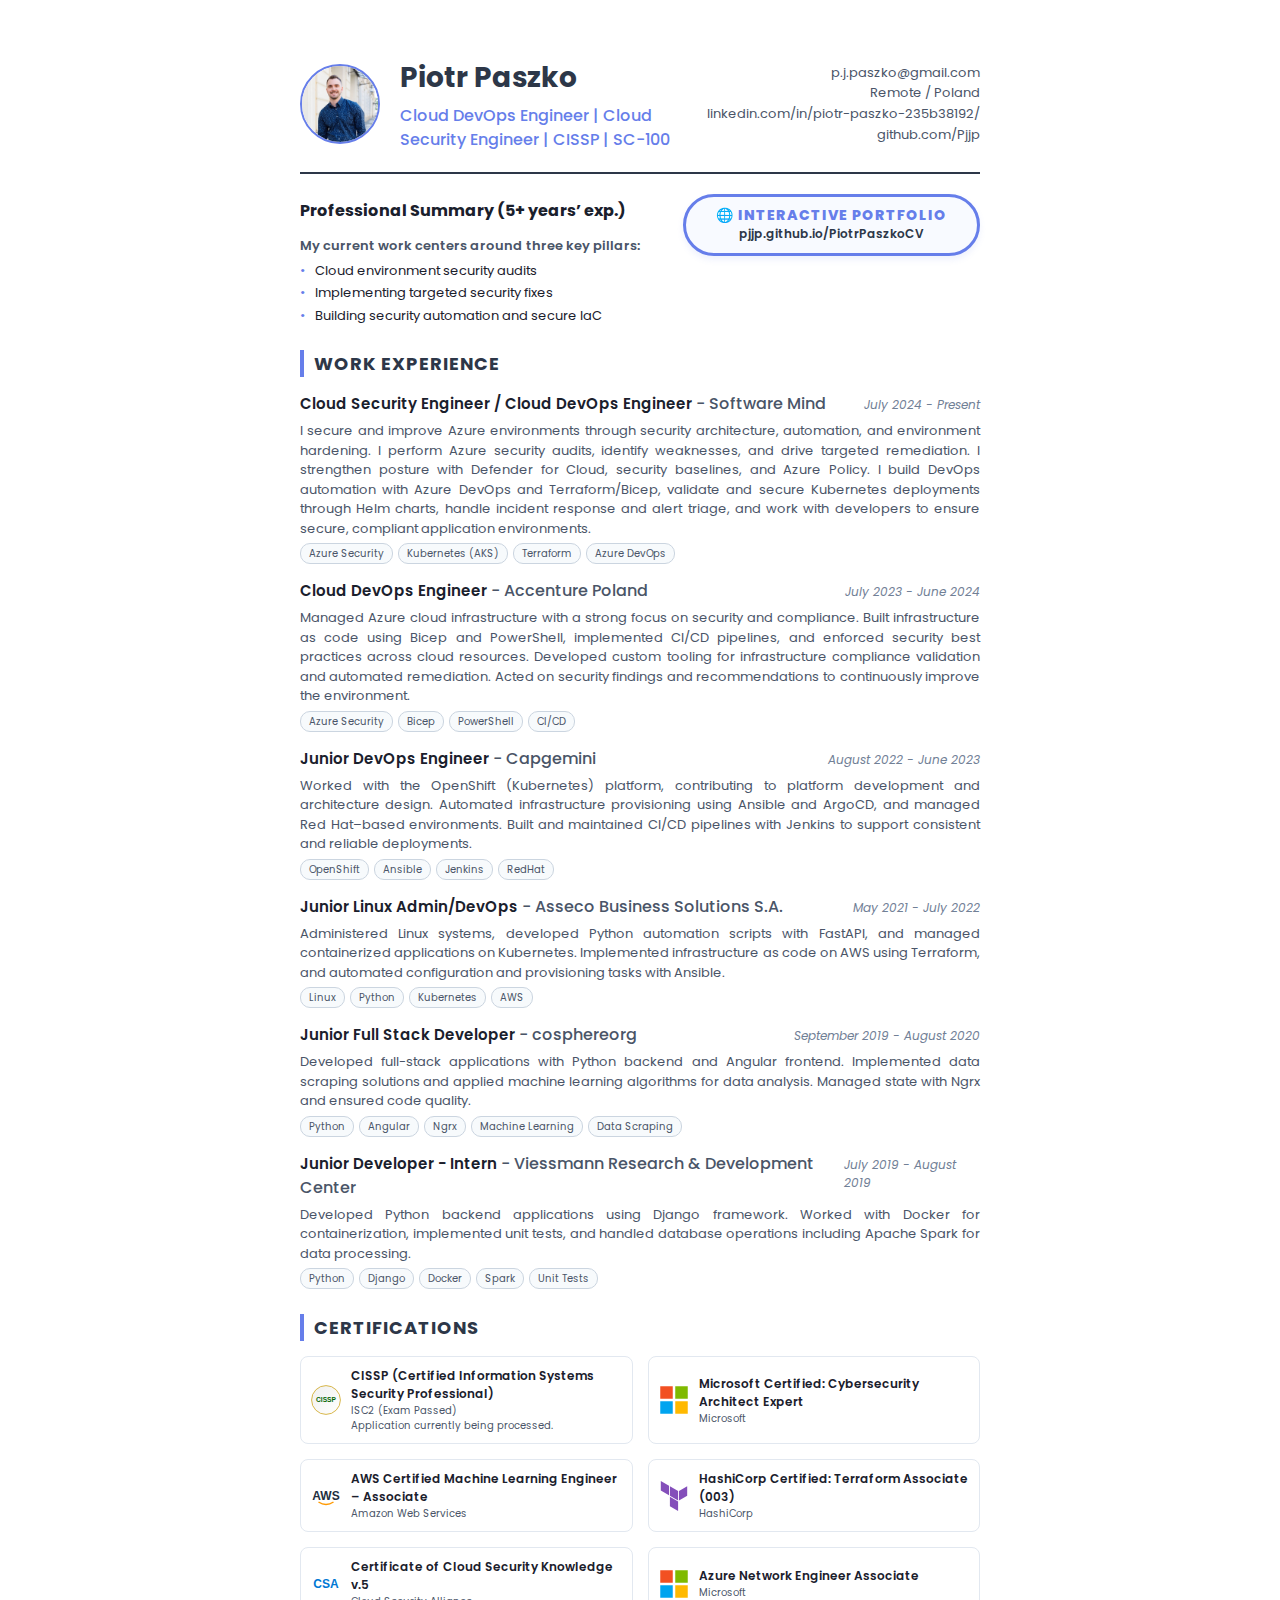
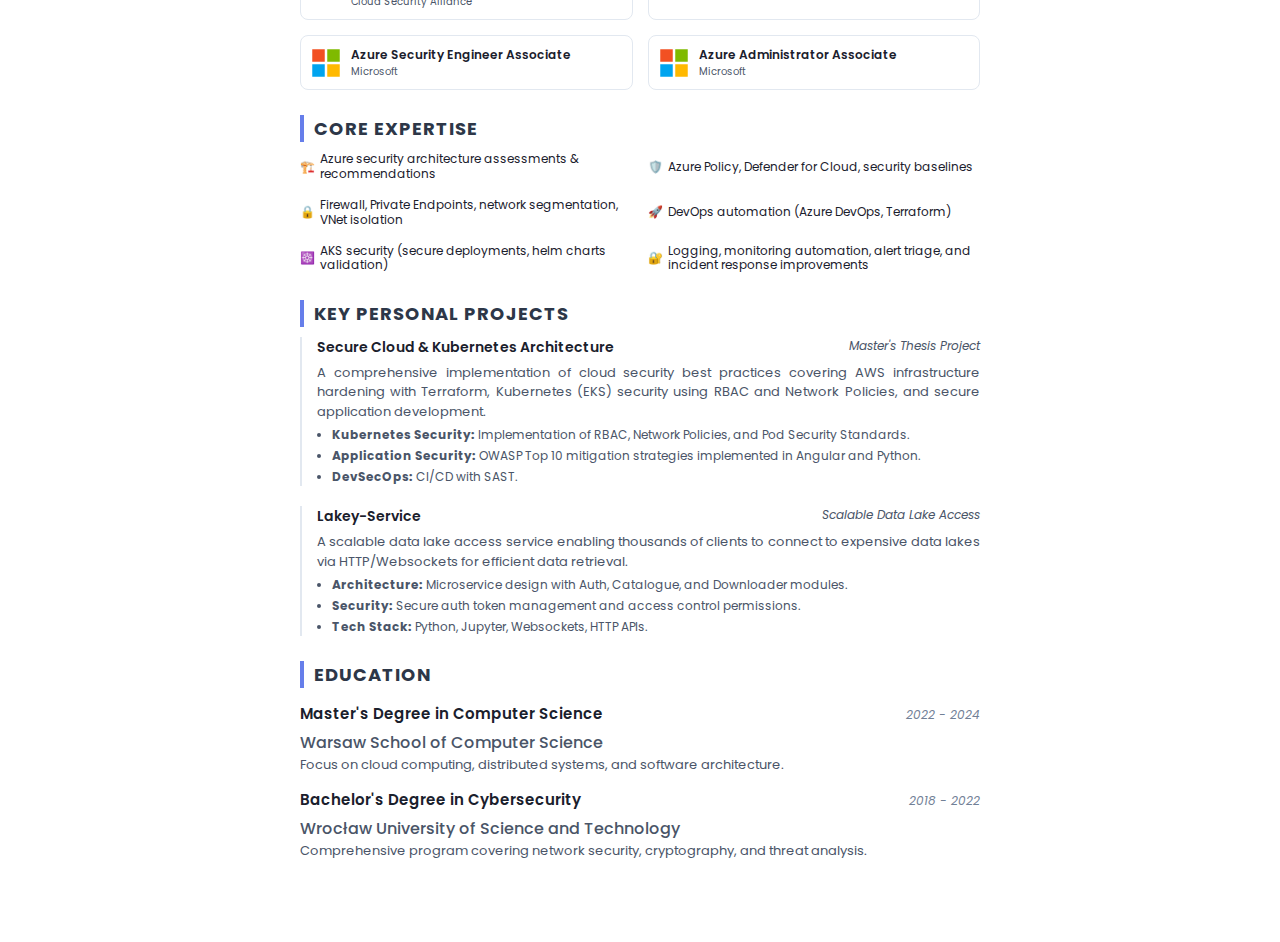
<file: cv.html>
<!DOCTYPE html>
<html lang="en">
<head>
    <meta charset="UTF-8">
    <meta name="viewport" content="width=device-width, initial-scale=1.0">
    <title>Piotr Paszko - CV</title>
    <link href="https://fonts.googleapis.com/css2?family=Poppins:wght@300;400;500;600;700&display=swap" rel="stylesheet">
    <style>
        /* Print-optimized CSS */
        :root {
            --primary: #2d3748;
            --secondary: #4a5568;
            --accent: #667eea;
            --text: #1a202c;
            --light-text: #4a5568;
            --border: #e2e8f0;
        }

        * {
            box-sizing: border-box;
            margin: 0;
            padding: 0;
            -webkit-print-color-adjust: exact !important;
            print-color-adjust: exact !important;
        }

        body {
            font-family: 'Poppins', sans-serif;
            line-height: 1.5;
            color: var(--text);
            background: #fff;
            width: 210mm; /* A4 width */
            margin: 0 auto;
            padding: 15mm; /* Margins */
        }

        /* Header */
        header {
            border-bottom: 2px solid var(--primary);
            padding-bottom: 20px;
            margin-bottom: 25px;
            display: flex;
            justify-content: space-between;
            align-items: center;
        }

        .header-profile {
            display: flex;
            align-items: center;
            gap: 20px;
        }

        .profile-photo {
            width: 80px;
            height: 80px;
            border-radius: 50%;
            object-fit: cover;
            border: 2px solid var(--accent);
        }

        .header-text h1 {
            font-size: 28px;
            font-weight: 700;
            color: var(--primary);
            margin-bottom: 5px;
        }

        .header-text h2 {
            font-size: 16px;
            font-weight: 500;
            color: var(--accent);
            margin-bottom: 0;
        }

        .header-contact {
            font-size: 13px;
            color: var(--light-text);
            text-align: right;
            line-height: 1.6;
        }

        .header-contact a {
            color: var(--text);
            text-decoration: none;
        }

        /* CV Badge */
        .cv-badge {
            display: inline-block;
            text-decoration: none;
            border: 3px solid var(--accent);
            padding: 10px 30px;
            border-radius: 50px; /* Pill shape */
            color: var(--accent);
            background: #f8faff;
            text-align: center;
            box-shadow: 0 4px 6px rgba(102, 126, 234, 0.1);
        }

        .cv-badge-title {
            display: block;
            font-weight: 800;
            font-size: 14px;
            text-transform: uppercase;
            letter-spacing: 1px;
            line-height: 1.2;
            margin-bottom: 2px;
        }

        .cv-badge-url {
            display: block;
            font-size: 12px;
            color: var(--primary);
            font-weight: 600;
        }

        /* Sections */
        section {
            margin-bottom: 25px;
            page-break-inside: avoid;
        }

        h3.section-title {
            font-size: 18px;
            text-transform: uppercase;
            color: var(--primary);
            border-left: 4px solid var(--accent);
            padding-left: 10px;
            margin-bottom: 15px;
            letter-spacing: 1px;
        }

        /* Content Blocks */
        .content-block {
            margin-bottom: 15px;
        }

        .job-header {
            display: flex;
            justify-content: space-between;
            align-items: baseline;
            margin-bottom: 5px;
        }

        .job-title {
            font-weight: 600;
            font-size: 15px;
            color: var(--text);
        }

        .company {
            font-weight: 500;
            color: var(--secondary);
        }

        .date {
            font-size: 12px;
            color: #718096;
            font-style: italic;
        }

        .description {
            font-size: 13px;
            color: var(--light-text);
            text-align: justify;
        }

        .tags {
            margin-top: 5px;
            display: flex;
            flex-wrap: wrap;
            gap: 5px;
        }

        .tag {
            background: #f7fafc;
            border: 1px solid #cbd5e0;
            color: #4a5568;
            font-size: 10px;
            padding: 2px 8px;
            border-radius: 10px;
        }

        /* Grid Layouts */
        .grid-2 {
            display: grid;
            grid-template-columns: 1fr 1fr;
            gap: 15px;
        }

        .grid-3 {
            display: grid;
            grid-template-columns: repeat(3, 1fr);
            gap: 15px;
        }

        /* Skills */
        .skill-category {
            margin-bottom: 5px;
        }

        .skill-item {
            font-size: 12px;
            display: flex;
            align-items: center;
            gap: 5px;
            margin-bottom: 2px;
            line-height: 1.2;
        }

        /* Certifications */
        .cert-item {
            border: 1px solid var(--border);
            padding: 10px;
            border-radius: 8px;
            display: flex;
            align-items: center;
            gap: 10px;
        }

        .cert-icon {
            width: 30px;
            height: 30px;
            object-fit: contain;
        }

        .cert-info h4 {
            font-size: 12px;
            font-weight: 600;
        }

        .cert-info p {
            font-size: 10px;
            color: var(--light-text);
        }

        /* Projects - Expanded */
        .project-block {
            border-left: 2px solid var(--border);
            padding-left: 15px;
            margin-bottom: 20px;
        }
        
        .project-header {
            display: flex;
            justify-content: space-between;
            margin-bottom: 5px;
        }

        .project-title {
            font-size: 14px;
            font-weight: 600;
        }

        .project-sub {
            font-size: 12px;
            color: var(--secondary);
            font-style: italic;
        }

        .project-details ul {
            padding-left: 15px;
            margin-top: 5px;
        }

        .project-details li {
            font-size: 12px;
            margin-bottom: 3px;
            color: var(--light-text);
        }

        /* About List */
        .about-list {
            list-style-type: none;
            padding-left: 0;
            margin-top: 5px;
        }

        .about-list li {
            font-size: 13px;
            margin-bottom: 3px;
            position: relative;
            padding-left: 15px;
        }

        .about-list li::before {
            content: "•";
            position: absolute;
            left: 0;
            color: var(--accent);
        }

        @media print {
            body {
                width: 100%;
                padding: 0;
                background: white;
            }
            
            @page {
                margin: 1cm;
            }
            
            a {
                text-decoration: none;
                color: inherit;
            }
        }
    </style>
</head>
<body>

    <header>
        <div class="header-profile">
            <img src="1688148199013.jpeg" alt="Piotr Paszko" class="profile-photo">
            <div class="header-text">
                <h1>Piotr Paszko</h1>
                <h2>Cloud DevOps Engineer | Cloud Security Engineer | CISSP | SC-100</h2>
            </div>
        </div>
        
        <div class="header-contact">
            <div>p.j.paszko@gmail.com</div>
            <div>Remote / Poland</div>
            <div style="white-space: nowrap;">linkedin.com/in/piotr-paszko-235b38192/</div>
            <div>github.com/Pjjp</div>
        </div>
    </header>

    <section id="summary" style="position: relative;">
        <div style="display: flex; justify-content: space-between; align-items: flex-start;">
            <h4 class="section-title">Professional Summary (5+ years’ exp.)</h3>
            
            
            <a href="https://pjjp.github.io/PiotrPaszkoCV/" class="cv-badge" target="_blank" style="margin-top: -5px;">
                <span class="cv-badge-title">🌐 Interactive Portfolio</span>
                <span class="cv-badge-url">pjjp.github.io/PiotrPaszkoCV</span>
            </a>
            
        </div>

        <div style="margin-top: -20px;">
            <p class="description" style="font-weight: 600; margin-bottom: 5px;">My current work centers around three key pillars:</p>
            
            <ul class="about-list">
                <li>Cloud environment security audits</li>
                <li>Implementing targeted security fixes</li>
                <li>Building security automation and secure IaC</li>
            </ul>
        </div>
    </section>

    <section id="experience">
        <h3 class="section-title">Work Experience</h3>
        
        <div class="content-block">
            <div class="job-header">
                <div>
                    <span class="job-title">Cloud Security Engineer / Cloud DevOps Engineer</span>
                    <span class="company"> - Software Mind</span>
                </div>
                <span class="date">July 2024 - Present</span>
            </div>
            <p class="description">
                I secure and improve Azure environments through security architecture, automation, and environment hardening. I perform Azure security audits, identify weaknesses, and drive targeted remediation. I strengthen posture with Defender for Cloud, security baselines, and Azure Policy. I build DevOps automation with Azure DevOps and Terraform/Bicep, validate and secure Kubernetes deployments through Helm charts, handle incident response and alert triage, and work with developers to ensure secure, compliant application environments.
            </p>
            <div class="tags">
                <span class="tag">Azure Security</span>
                <span class="tag">Kubernetes (AKS)</span>
                <span class="tag">Terraform</span>
                <span class="tag">Azure DevOps</span>
            </div>
        </div>

        <div class="content-block">
            <div class="job-header">
                <div>
                    <span class="job-title">Cloud DevOps Engineer</span>
                    <span class="company"> - Accenture Poland</span>
                </div>
                <span class="date">July 2023 - June 2024</span>
            </div>
            <p class="description">
                Managed Azure cloud infrastructure with a strong focus on security and compliance. Built infrastructure as code using Bicep and PowerShell, implemented CI/CD pipelines, and enforced security best practices across cloud resources. Developed custom tooling for infrastructure compliance validation and automated remediation. Acted on security findings and recommendations to continuously improve the environment.
            </p>
            <div class="tags">
                <span class="tag">Azure Security</span>
                <span class="tag">Bicep</span>
                <span class="tag">PowerShell</span>
                <span class="tag">CI/CD</span>
            </div>
        </div>

        <div class="content-block">
            <div class="job-header">
                <div>
                    <span class="job-title">Junior DevOps Engineer</span>
                    <span class="company"> - Capgemini</span>
                </div>
                <span class="date">August 2022 - June 2023</span>
            </div>
            <p class="description">
                Worked with the OpenShift (Kubernetes) platform, contributing to platform development and architecture design. Automated infrastructure provisioning using Ansible and ArgoCD, and managed Red Hat–based environments. Built and maintained CI/CD pipelines with Jenkins to support consistent and reliable deployments.
            </p>
            <div class="tags">
                <span class="tag">OpenShift</span>
                <span class="tag">Ansible</span>
                <span class="tag">Jenkins</span>
                <span class="tag">RedHat</span>
            </div>
        </div>

        <div class="content-block">
            <div class="job-header">
                <div>
                    <span class="job-title">Junior Linux Admin/DevOps</span>
                    <span class="company"> - Asseco Business Solutions S.A.</span>
                </div>
                <span class="date">May 2021 - July 2022</span>
            </div>
            <p class="description">
                Administered Linux systems, developed Python automation scripts with FastAPI, and managed containerized applications on Kubernetes. Implemented infrastructure as code on AWS using Terraform, and automated configuration and provisioning tasks with Ansible.
            </p>
            <div class="tags">
                <span class="tag">Linux</span>
                <span class="tag">Python</span>
                <span class="tag">Kubernetes</span>
                <span class="tag">AWS</span>
            </div>
        </div>

        <div class="content-block">
            <div class="job-header">
                <div>
                    <span class="job-title">Junior Full Stack Developer</span>
                    <span class="company"> - cosphereorg</span>
                </div>
                <span class="date">September 2019 - August 2020</span>
            </div>
            <p class="description">
                Developed full-stack applications with Python backend and Angular frontend. Implemented data scraping solutions and applied machine learning algorithms for data analysis. Managed state with Ngrx and ensured code quality.
            </p>
            <div class="tags">
                <span class="tag">Python</span>
                <span class="tag">Angular</span>
                <span class="tag">Ngrx</span>
                <span class="tag">Machine Learning</span>
                <span class="tag">Data Scraping</span>
            </div>
        </div>

        <div class="content-block">
            <div class="job-header">
                <div>
                    <span class="job-title">Junior Developer - Intern</span>
                    <span class="company"> - Viessmann Research & Development Center</span>
                </div>
                <span class="date">July 2019 - August 2019</span>
            </div>
            <p class="description">
                Developed Python backend applications using Django framework. Worked with Docker for containerization, implemented unit tests, and handled database operations including Apache Spark for data processing.
            </p>
            <div class="tags">
                <span class="tag">Python</span>
                <span class="tag">Django</span>
                <span class="tag">Docker</span>
                <span class="tag">Spark</span>
                <span class="tag">Unit Tests</span>
            </div>
        </div>
    </section>

    <section id="certifications">
        <h3 class="section-title">Certifications</h3>
        <div class="grid-2">
            <div class="cert-item">
                <img src="assets/badges/cissp.svg" class="cert-icon" alt="CISSP">
                <div class="cert-info">
                    <h4>CISSP (Certified Information Systems Security Professional)</h4>
                    <p>ISC2 (Exam Passed)</p>
                    <p>Application currently being processed.</p>
                </div>
            </div>
            <div class="cert-item">
                <img src="assets/badges/microsoft.svg" class="cert-icon" alt="SC-100">
                <div class="cert-info">
                    <h4>Microsoft Certified: Cybersecurity Architect Expert</h4>
                    <p>Microsoft</p>
                </div>
            </div>
            <div class="cert-item">
                <img src="assets/badges/aws.svg" class="cert-icon" alt="AWS ML">
                <div class="cert-info">
                    <h4>AWS Certified Machine Learning Engineer – Associate</h4>
                    <p>Amazon Web Services</p>
                </div>
            </div>
            <div class="cert-item">
                <img src="assets/badges/terraform.svg" class="cert-icon" alt="Terraform">
                <div class="cert-info">
                    <h4>HashiCorp Certified: Terraform Associate (003)</h4>
                    <p>HashiCorp</p>
                </div>
            </div>
            <div class="cert-item">
                <img src="assets/badges/csa.svg" class="cert-icon" alt="CCSK">
                <div class="cert-info">
                    <h4>Certificate of Cloud Security Knowledge v.5</h4>
                    <p>Cloud Security Alliance</p>
                </div>
            </div>
            <div class="cert-item">
                <img src="assets/badges/microsoft.svg" class="cert-icon" alt="AZ-700">
                <div class="cert-info">
                    <h4>Azure Network Engineer Associate</h4>
                    <p>Microsoft</p>
                </div>
            </div>
            <div class="cert-item">
                <img src="assets/badges/microsoft.svg" class="cert-icon" alt="AZ-500">
                <div class="cert-info">
                    <h4>Azure Security Engineer Associate</h4>
                    <p>Microsoft</p>
                </div>
            </div>
            <div class="cert-item">
                <img src="assets/badges/microsoft.svg" class="cert-icon" alt="AZ-104">
                <div class="cert-info">
                    <h4>Azure Administrator Associate</h4>
                    <p>Microsoft</p>
                </div>
            </div>
        </div>
    </section>

    <section id="skills">
        <h3 class="section-title">Core Expertise</h3>
        <div class="grid-2" style="margin-top: -5px;">
            <div class="skill-item">
                <span>🏗️</span>
                <span>Azure security architecture assessments & recommendations</span>
            </div>
            <div class="skill-item">
                <span>🛡️</span>
                <span>Azure Policy, Defender for Cloud, security baselines</span>
            </div>
            <div class="skill-item">
                <span>🔒</span>
                <span>Firewall, Private Endpoints, network segmentation, VNet isolation</span>
            </div>
            <div class="skill-item">
                <span>🚀</span>
                <span>DevOps automation (Azure DevOps, Terraform)</span>
            </div>
            <div class="skill-item">
                <span>☸️</span>
                <span>AKS security (secure deployments, helm charts validation)</span>
            </div>
            <div class="skill-item">
                <span>🔐</span>
                <span>Logging, monitoring automation, alert triage, and incident response improvements</span>
            </div>
        </div>
    </section>

    <section id="projects">
        <h3 class="section-title">Key Personal Projects</h3>
        
        <div class="project-block" style="margin-top: -5px;">
            <div class="project-header">
                <span class="project-title">Secure Cloud & Kubernetes Architecture</span>
                <span class="project-sub">Master's Thesis Project</span>
            </div>
            <p class="description">
                A comprehensive implementation of cloud security best practices covering AWS infrastructure hardening with Terraform, Kubernetes (EKS) security using RBAC and Network Policies, and secure application development.
            </p>
            <div class="project-details">
                <ul>
                    <li><strong>Kubernetes Security:</strong> Implementation of RBAC, Network Policies, and Pod Security Standards.</li>
                    <li><strong>Application Security:</strong> OWASP Top 10 mitigation strategies implemented in Angular and Python.</li>
                    <li><strong>DevSecOps:</strong> CI/CD with SAST.</li>
                </ul>
            </div>
        </div>

        <div class="project-block">
            <div class="project-header">
                <span class="project-title">Lakey-Service</span>
                <span class="project-sub">Scalable Data Lake Access</span>
            </div>
            <p class="description">
                A scalable data lake access service enabling thousands of clients to connect to expensive data lakes via HTTP/Websockets for efficient data retrieval.
            </p>
            <div class="project-details">
                <ul>
                    <li><strong>Architecture:</strong> Microservice design with Auth, Catalogue, and Downloader modules.</li>
                    <li><strong>Security:</strong> Secure auth token management and access control permissions.</li>
                    <li><strong>Tech Stack:</strong> Python, Jupyter, Websockets, HTTP APIs.</li>
                </ul>
            </div>
        </div>
    </section>

    <section id="education">
        <h3 class="section-title">Education</h3>
        <div class="content-block">
            <div class="job-header">
                <span class="job-title">Master's Degree in Computer Science</span>
                <span class="date">2022 - 2024</span>
            </div>
            <div class="company">Warsaw School of Computer Science</div>
            <p class="description">Focus on cloud computing, distributed systems, and software architecture.</p>
        </div>
        <div class="content-block">
            <div class="job-header">
                <span class="job-title">Bachelor's Degree in Cybersecurity</span>
                <span class="date">2018 - 2022</span>
            </div>
            <div class="company">Wrocław University of Science and Technology</div>
            <p class="description">Comprehensive program covering network security, cryptography, and threat analysis.</p>
        </div>
    </section>

</body>
</html>
</file>
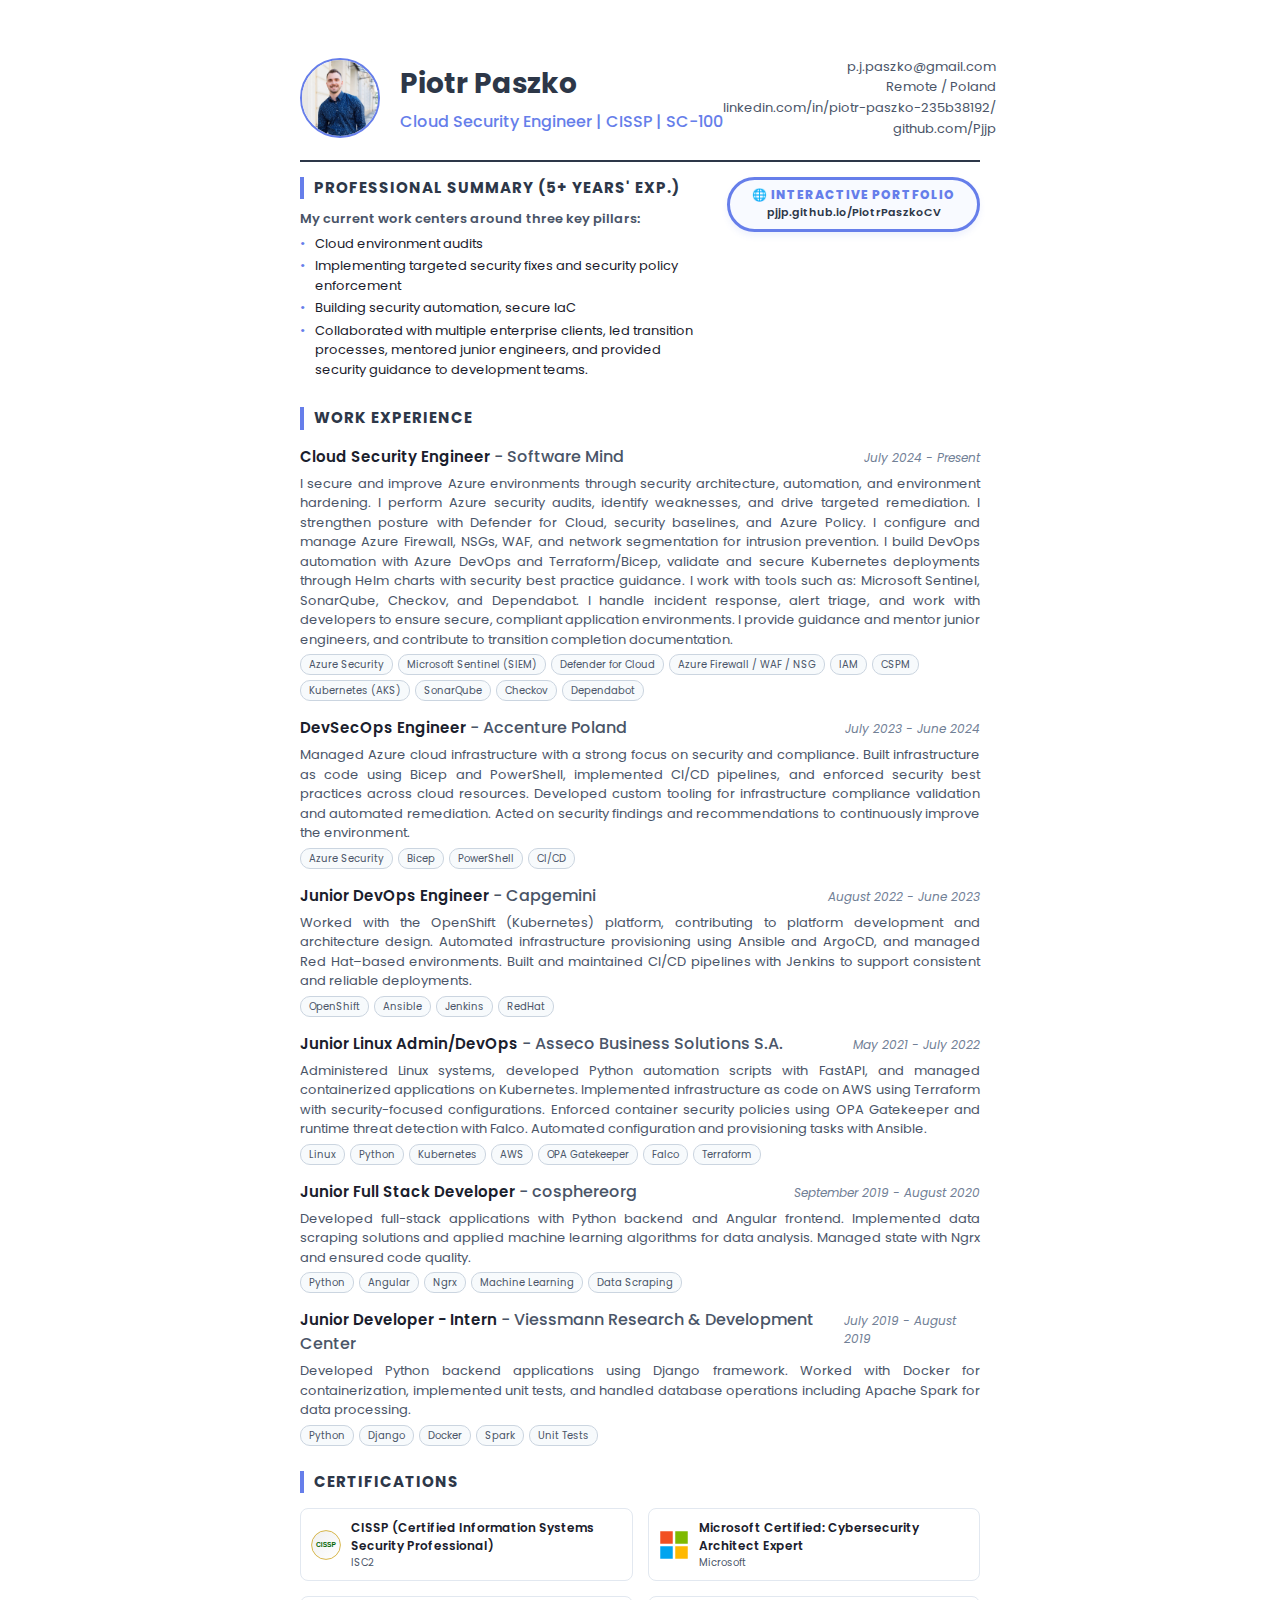
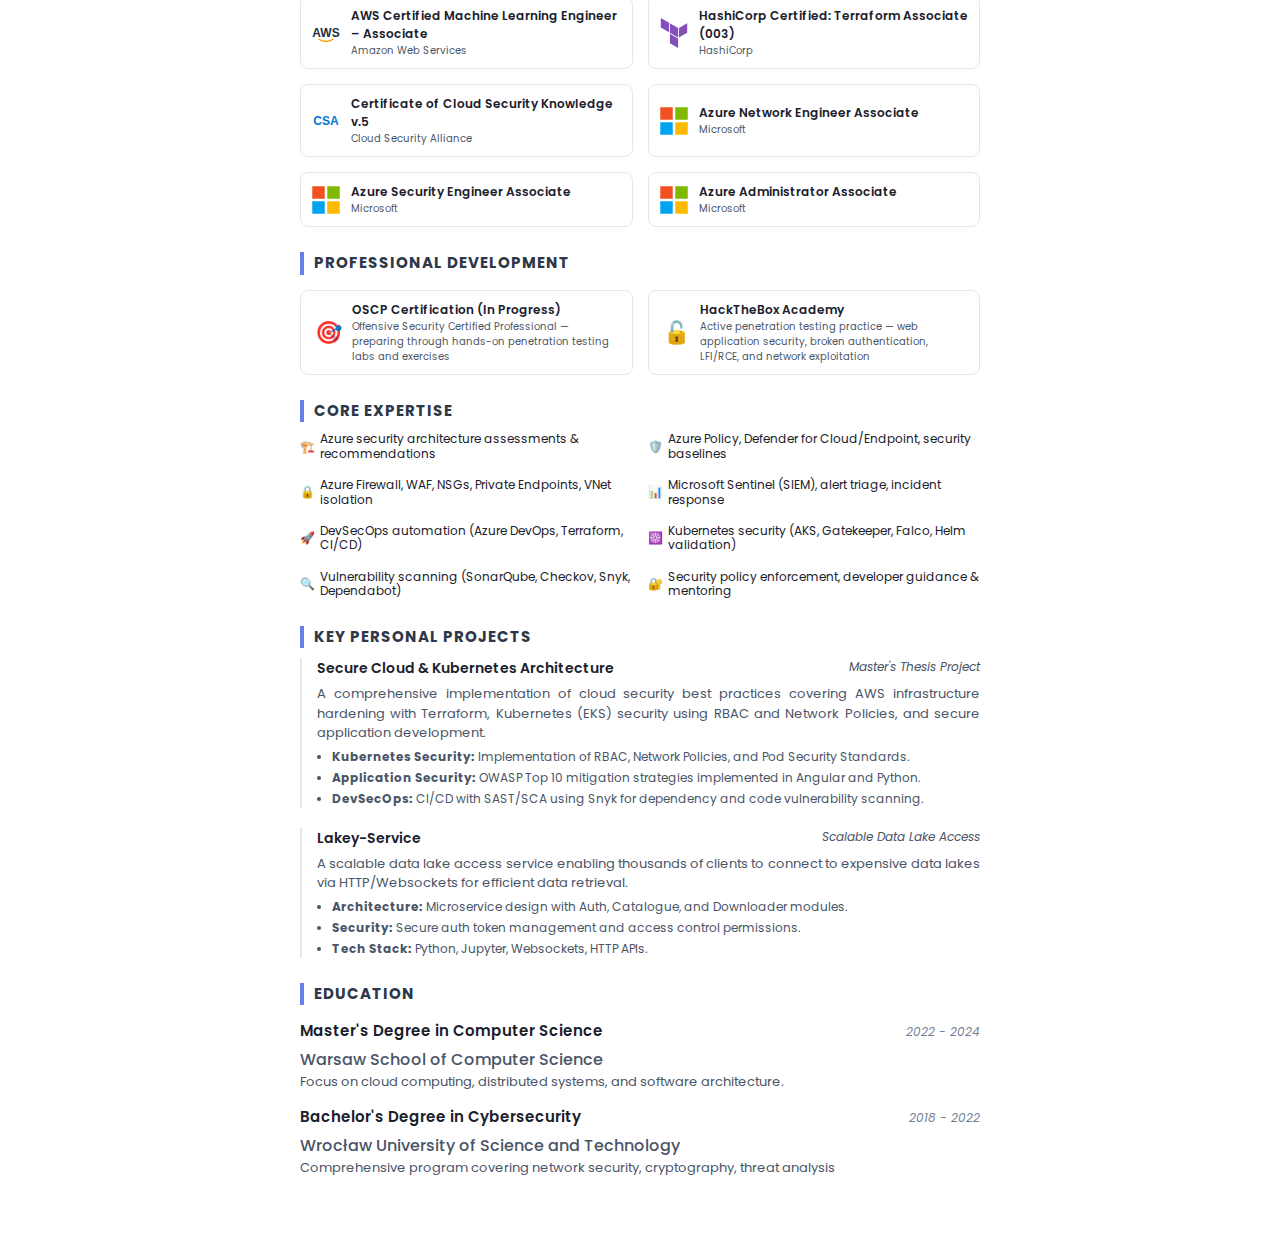
<file: cv2.html>
<!DOCTYPE html>
<html lang="en">
<head>
    <meta charset="UTF-8">
    <meta name="viewport" content="width=device-width, initial-scale=1.0">
    <title>Piotr Paszko - CV</title>
    <link href="https://fonts.googleapis.com/css2?family=Poppins:wght@300;400;500;600;700&display=swap" rel="stylesheet">
    <style>
        /* Print-optimized CSS */
        :root {
            --primary: #2d3748;
            --secondary: #4a5568;
            --accent: #667eea;
            --text: #1a202c;
            --light-text: #4a5568;
            --border: #e2e8f0;
        }

        * {
            box-sizing: border-box;
            margin: 0;
            padding: 0;
            -webkit-print-color-adjust: exact !important;
            print-color-adjust: exact !important;
        }

        body {
            font-family: 'Poppins', sans-serif;
            line-height: 1.5;
            color: var(--text);
            background: #fff;
            width: 210mm; /* A4 width */
            margin: 0 auto;
            padding: 15mm; /* Margins */
        }

        /* Header */
        header {
            border-bottom: 2px solid var(--primary);
            padding-bottom: 20px;
            margin-bottom: 25px;
            display: flex;
            justify-content: space-between;
            align-items: center;
        }

        .header-profile {
            display: flex;
            align-items: center;
            gap: 20px;
        }

        .profile-photo {
            width: 80px;
            height: 80px;
            border-radius: 50%;
            object-fit: cover;
            border: 2px solid var(--accent);
        }

        .header-text h1 {
            font-size: 28px;
            font-weight: 700;
            color: var(--primary);
            margin-bottom: 5px;
        }

        .header-text h2 {
            font-size: 16px;
            font-weight: 500;
            color: var(--accent);
            margin-bottom: 0;
            white-space: nowrap;
        }

        .header-contact {
            font-size: 13px;
            color: var(--light-text);
            text-align: right;
            line-height: 1.6;
        }

        .header-contact a {
            color: var(--text);
            text-decoration: none;
        }

        /* CV Badge */
        .cv-badge {
            display: inline-block;
            text-decoration: none;
            border: 3px solid var(--accent);
            padding: 8px 22px;
            border-radius: 50px;
            color: var(--accent);
            background: #f8faff;
            text-align: center;
            box-shadow: 0 4px 6px rgba(102, 126, 234, 0.1);
        }

        .cv-badge-title {
            display: block;
            font-weight: 800;
            font-size: 12px;
            text-transform: uppercase;
            letter-spacing: 1px;
            line-height: 1.2;
            margin-bottom: 2px;
        }

        .cv-badge-url {
            display: block;
            font-size: 11px;
            color: var(--primary);
            font-weight: 600;
        }

        /* Sections */
        section {
            margin-bottom: 25px;
        }

        h3.section-title {
            font-size: 15px;
            text-transform: uppercase;
            color: var(--primary);
            border-left: 4px solid var(--accent);
            padding-left: 10px;
            margin-bottom: 15px;
            letter-spacing: 1px;
        }

        /* Content Blocks */
        .content-block {
            margin-bottom: 15px;
            page-break-inside: avoid;
        }

        .job-header {
            display: flex;
            justify-content: space-between;
            align-items: baseline;
            margin-bottom: 5px;
        }

        .job-title {
            font-weight: 600;
            font-size: 15px;
            color: var(--text);
        }

        .company {
            font-weight: 500;
            color: var(--secondary);
        }

        .date {
            font-size: 12px;
            color: #718096;
            font-style: italic;
        }

        .description {
            font-size: 13px;
            color: var(--light-text);
            text-align: justify;
        }

        .tags {
            margin-top: 5px;
            display: flex;
            flex-wrap: wrap;
            gap: 5px;
        }

        .tag {
            background: #f7fafc;
            border: 1px solid #cbd5e0;
            color: #4a5568;
            font-size: 10px;
            padding: 2px 8px;
            border-radius: 10px;
        }

        /* Grid Layouts */
        .grid-2 {
            display: grid;
            grid-template-columns: 1fr 1fr;
            gap: 15px;
        }

        .grid-3 {
            display: grid;
            grid-template-columns: repeat(3, 1fr);
            gap: 15px;
        }

        /* Skills */
        .skill-category {
            margin-bottom: 5px;
        }

        .skill-item {
            font-size: 12px;
            display: flex;
            align-items: center;
            gap: 5px;
            margin-bottom: 2px;
            line-height: 1.2;
        }

        /* Certifications */
        .cert-item {
            border: 1px solid var(--border);
            padding: 10px;
            border-radius: 8px;
            display: flex;
            align-items: center;
            gap: 10px;
            page-break-inside: avoid;
        }

        .cert-icon {
            width: 30px;
            height: 30px;
            object-fit: contain;
        }

        .cert-info h4 {
            font-size: 12px;
            font-weight: 600;
        }

        .cert-info p {
            font-size: 10px;
            color: var(--light-text);
        }

        /* Projects - Expanded */
        .project-block {
            border-left: 2px solid var(--border);
            padding-left: 15px;
            margin-bottom: 20px;
            page-break-inside: avoid;
        }
        
        .project-header {
            display: flex;
            justify-content: space-between;
            margin-bottom: 5px;
        }

        .project-title {
            font-size: 14px;
            font-weight: 600;
        }

        .project-sub {
            font-size: 12px;
            color: var(--secondary);
            font-style: italic;
        }

        .project-details ul {
            padding-left: 15px;
            margin-top: 5px;
        }

        .project-details li {
            font-size: 12px;
            margin-bottom: 3px;
            color: var(--light-text);
        }

        /* About List */
        .about-list {
            list-style-type: none;
            padding-left: 0;
            margin-top: 5px;
        }

        .about-list li {
            font-size: 13px;
            margin-bottom: 3px;
            position: relative;
            padding-left: 15px;
        }

        .about-list li::before {
            content: "•";
            position: absolute;
            left: 0;
            color: var(--accent);
        }

        /* Professional Development */
        .dev-item {
            border: 1px solid var(--border);
            padding: 10px 14px;
            border-radius: 8px;
            display: flex;
            align-items: center;
            gap: 10px;
            page-break-inside: avoid;
        }

        .dev-icon {
            font-size: 22px;
            flex-shrink: 0;
        }

        .dev-info h4 {
            font-size: 12px;
            font-weight: 600;
        }

        .dev-info p {
            font-size: 10px;
            color: var(--light-text);
        }

        @media print {
            body {
                width: 100%;
                padding: 0;
                background: white;
            }
            
            @page {
                margin: 1cm;
            }
            
            a {
                text-decoration: none;
                color: inherit;
            }
        }
    </style>
</head>
<body>

    <header>
        <div class="header-profile">
            <img src="1688148199013.jpeg" alt="Piotr Paszko" class="profile-photo">
            <div class="header-text">
                <h1>Piotr Paszko</h1>
                <h2>Cloud Security Engineer | CISSP | SC-100</h2>
            </div>
        </div>
        
        <div class="header-contact">
            <div>p.j.paszko@gmail.com</div>
            <div>Remote / Poland</div>
            <div style="white-space: nowrap;">linkedin.com/in/piotr-paszko-235b38192/</div>
            <div>github.com/Pjjp</div>
        </div>
    </header>

    <section id="summary" style="position: relative; margin-top: -10px;">
        <div style="display: flex; justify-content: space-between; align-items: flex-start; gap: 20px;">
            <div style="flex: 1;">
                <h3 class="section-title" style="margin-bottom: 10px;">Professional Summary (5+ years' exp.)</h3>
                <p class="description" style="font-weight: 600; margin-bottom: 2px;">My current work centers around three key pillars:</p>
                <ul class="about-list">
                    <li>Cloud environment audits</li>
                    <li>Implementing targeted security fixes and security policy enforcement</li>
                    <li>Building security automation, secure IaC</li>
                    <li>Collaborated with multiple enterprise clients, led transition processes, mentored junior engineers, and provided security guidance to development teams.</li>
                </ul>
            </div>
            <a href="https://pjjp.github.io/PiotrPaszkoCV/" class="cv-badge" target="_blank" style="flex-shrink: 0; margin-top: 0;">
                <span class="cv-badge-title">🌐 Interactive Portfolio</span>
                <span class="cv-badge-url">pjjp.github.io/PiotrPaszkoCV</span>
            </a>
        </div>
    </section>

    <section id="experience">
        <h3 class="section-title">Work Experience</h3>
        
        <div class="content-block">
            <div class="job-header">
                <div>
                    <span class="job-title">Cloud Security Engineer</span>
                    <span class="company"> - Software Mind</span>
                </div>
                <span class="date">July 2024 - Present</span>
            </div>
            <p class="description">
                I secure and improve Azure environments through security architecture, automation, and environment hardening. I perform Azure security audits, identify weaknesses, and drive targeted remediation. I strengthen posture with Defender for Cloud, security baselines, and Azure Policy. I configure and manage Azure Firewall, NSGs, WAF, and network segmentation for intrusion prevention. I build DevOps automation with Azure DevOps and Terraform/Bicep, validate and secure Kubernetes deployments through Helm charts with security best practice guidance. I work with tools such as:  Microsoft Sentinel, SonarQube, Checkov, and Dependabot. I handle incident response,  alert triage, and work with developers to ensure secure, compliant application environments. I provide guidance and mentor junior engineers, and contribute to transition completion documentation.
            </p>
            <div class="tags">
                <span class="tag">Azure Security</span>
                <span class="tag">Microsoft Sentinel (SIEM)</span>
                <span class="tag">Defender for Cloud</span>
                <span class="tag">Azure Firewall / WAF / NSG</span>
                <span class="tag">IAM</span>
                <span class="tag">CSPM</span>
                <span class="tag">Kubernetes (AKS)</span>
                <span class="tag">SonarQube</span>
                <span class="tag">Checkov</span>
                <span class="tag">Dependabot</span>
            </div>
        </div>

        <div class="content-block">
            <div class="job-header">
                <div>
                    <span class="job-title">DevSecOps Engineer</span>
                    <span class="company"> - Accenture Poland</span>
                </div>
                <span class="date">July 2023 - June 2024</span>
            </div>
            <p class="description">
                Managed Azure cloud infrastructure with a strong focus on security and compliance. Built infrastructure as code using Bicep and PowerShell, implemented CI/CD pipelines, and enforced security best practices across cloud resources. Developed custom tooling for infrastructure compliance validation and automated remediation. Acted on security findings and recommendations to continuously improve the environment.
            </p>
            <div class="tags">
                <span class="tag">Azure Security</span>
                <span class="tag">Bicep</span>
                <span class="tag">PowerShell</span>
                <span class="tag">CI/CD</span>
            </div>
        </div>

        <div class="content-block">
            <div class="job-header">
                <div>
                    <span class="job-title">Junior DevOps Engineer</span>
                    <span class="company"> - Capgemini</span>
                </div>
                <span class="date">August 2022 - June 2023</span>
            </div>
            <p class="description">
                Worked with the OpenShift (Kubernetes) platform, contributing to platform development and architecture design. Automated infrastructure provisioning using Ansible and ArgoCD, and managed Red Hat–based environments. Built and maintained CI/CD pipelines with Jenkins to support consistent and reliable deployments.
            </p>
            <div class="tags">
                <span class="tag">OpenShift</span>
                <span class="tag">Ansible</span>
                <span class="tag">Jenkins</span>
                <span class="tag">RedHat</span>
            </div>
        </div>

        <div class="content-block">
            <div class="job-header">
                <div>
                    <span class="job-title">Junior Linux Admin/DevOps</span>
                    <span class="company"> - Asseco Business Solutions S.A.</span>
                </div>
                <span class="date">May 2021 - July 2022</span>
            </div>
            <p class="description">
                Administered Linux systems, developed Python automation scripts with FastAPI, and managed containerized applications on Kubernetes. Implemented infrastructure as code on AWS using Terraform with security-focused configurations. Enforced container security policies using OPA Gatekeeper and runtime threat detection with Falco. Automated configuration and provisioning tasks with Ansible.
            </p>
            <div class="tags">
                <span class="tag">Linux</span>
                <span class="tag">Python</span>
                <span class="tag">Kubernetes</span>
                <span class="tag">AWS</span>
                <span class="tag">OPA Gatekeeper</span>
                <span class="tag">Falco</span>
                <span class="tag">Terraform</span>
            </div>
        </div>

        <div class="content-block">
            <div class="job-header">
                <div>
                    <span class="job-title">Junior Full Stack Developer</span>
                    <span class="company"> - cosphereorg</span>
                </div>
                <span class="date">September 2019 - August 2020</span>
            </div>
            <p class="description">
                Developed full-stack applications with Python backend and Angular frontend. Implemented data scraping solutions and applied machine learning algorithms for data analysis. Managed state with Ngrx and ensured code quality.
            </p>
            <div class="tags">
                <span class="tag">Python</span>
                <span class="tag">Angular</span>
                <span class="tag">Ngrx</span>
                <span class="tag">Machine Learning</span>
                <span class="tag">Data Scraping</span>
            </div>
        </div>

        <div class="content-block">
            <div class="job-header">
                <div>
                    <span class="job-title">Junior Developer - Intern</span>
                    <span class="company"> - Viessmann Research & Development Center</span>
                </div>
                <span class="date">July 2019 - August 2019</span>
            </div>
            <p class="description">
                Developed Python backend applications using Django framework. Worked with Docker for containerization, implemented unit tests, and handled database operations including Apache Spark for data processing.
            </p>
            <div class="tags">
                <span class="tag">Python</span>
                <span class="tag">Django</span>
                <span class="tag">Docker</span>
                <span class="tag">Spark</span>
                <span class="tag">Unit Tests</span>
            </div>
        </div>
    </section>

    <section id="certifications">
        <h3 class="section-title">Certifications</h3>
        <div class="grid-2">
            <div class="cert-item">
                <img src="assets/badges/cissp.svg" class="cert-icon" alt="CISSP">
                <div class="cert-info">
                    <h4>CISSP (Certified Information Systems Security Professional)</h4>
                    <p>ISC2</p>
                </div>
            </div>
            <div class="cert-item">
                <img src="assets/badges/microsoft.svg" class="cert-icon" alt="SC-100">
                <div class="cert-info">
                    <h4>Microsoft Certified: Cybersecurity Architect Expert</h4>
                    <p>Microsoft</p>
                </div>
            </div>
            <div class="cert-item">
                <img src="assets/badges/aws.svg" class="cert-icon" alt="AWS ML">
                <div class="cert-info">
                    <h4>AWS Certified Machine Learning Engineer – Associate</h4>
                    <p>Amazon Web Services</p>
                </div>
            </div>
            <div class="cert-item">
                <img src="assets/badges/terraform.svg" class="cert-icon" alt="Terraform">
                <div class="cert-info">
                    <h4>HashiCorp Certified: Terraform Associate (003)</h4>
                    <p>HashiCorp</p>
                </div>
            </div>
            <div class="cert-item">
                <img src="assets/badges/csa.svg" class="cert-icon" alt="CCSK">
                <div class="cert-info">
                    <h4>Certificate of Cloud Security Knowledge v.5</h4>
                    <p>Cloud Security Alliance</p>
                </div>
            </div>
            <div class="cert-item">
                <img src="assets/badges/microsoft.svg" class="cert-icon" alt="AZ-700">
                <div class="cert-info">
                    <h4>Azure Network Engineer Associate</h4>
                    <p>Microsoft</p>
                </div>
            </div>
            <div class="cert-item">
                <img src="assets/badges/microsoft.svg" class="cert-icon" alt="AZ-500">
                <div class="cert-info">
                    <h4>Azure Security Engineer Associate</h4>
                    <p>Microsoft</p>
                </div>
            </div>
            <div class="cert-item">
                <img src="assets/badges/microsoft.svg" class="cert-icon" alt="AZ-104">
                <div class="cert-info">
                    <h4>Azure Administrator Associate</h4>
                    <p>Microsoft</p>
                </div>
            </div>
        </div>
    </section>

    <section id="development">
        <h3 class="section-title">Professional Development</h3>
        <div class="grid-2">
            <div class="dev-item">
                <span class="dev-icon">🎯</span>
                <div class="dev-info">
                    <h4>OSCP Certification (In Progress)</h4>
                    <p>Offensive Security Certified Professional — preparing through hands-on penetration testing labs and exercises</p>
                </div>
            </div>
            <div class="dev-item">
                <span class="dev-icon">🔓</span>
                <div class="dev-info">
                    <h4>HackTheBox Academy</h4>
                    <p>Active penetration testing practice — web application security, broken authentication, LFI/RCE, and network exploitation</p>
                </div>
            </div>
        </div>
    </section>

    <section id="skills">
        <h3 class="section-title">Core Expertise</h3>
        <div class="grid-2" style="margin-top: -5px;">
            <div class="skill-item">
                <span>🏗️</span>
                <span>Azure security architecture assessments & recommendations</span>
            </div>
            <div class="skill-item">
                <span>🛡️</span>
                <span>Azure Policy, Defender for Cloud/Endpoint, security baselines</span>
            </div>
            <div class="skill-item">
                <span>🔒</span>
                <span>Azure Firewall, WAF, NSGs, Private Endpoints, VNet isolation</span>
            </div>
            <div class="skill-item">
                <span>📊</span>
                <span>Microsoft Sentinel (SIEM), alert triage, incident response</span>
            </div>
            <div class="skill-item">
                <span>🚀</span>
                <span>DevSecOps automation (Azure DevOps, Terraform, CI/CD)</span>
            </div>
            <div class="skill-item">
                <span>☸️</span>
                <span>Kubernetes security (AKS, Gatekeeper, Falco, Helm validation)</span>
            </div>
            <div class="skill-item">
                <span>🔍</span>
                <span>Vulnerability scanning (SonarQube, Checkov, Snyk, Dependabot)</span>
            </div>
            <div class="skill-item">
                <span>🔐</span>
                <span>Security policy enforcement, developer guidance & mentoring</span>
            </div>
        </div>
    </section>

    <section id="projects">
        <h3 class="section-title">Key Personal Projects</h3>
        
        <div class="project-block" style="margin-top: -5px;">
            <div class="project-header">
                <span class="project-title">Secure Cloud & Kubernetes Architecture</span>
                <span class="project-sub">Master's Thesis Project</span>
            </div>
            <p class="description">
                A comprehensive implementation of cloud security best practices covering AWS infrastructure hardening with Terraform, Kubernetes (EKS) security using RBAC and Network Policies, and secure application development.
            </p>
            <div class="project-details">
                <ul>
                    <li><strong>Kubernetes Security:</strong> Implementation of RBAC, Network Policies, and Pod Security Standards.</li>
                    <li><strong>Application Security:</strong> OWASP Top 10 mitigation strategies implemented in Angular and Python.</li>
                    <li><strong>DevSecOps:</strong> CI/CD with SAST/SCA using Snyk for dependency and code vulnerability scanning.</li>
                </ul>
            </div>
        </div>

        <div class="project-block">
            <div class="project-header">
                <span class="project-title">Lakey-Service</span>
                <span class="project-sub">Scalable Data Lake Access</span>
            </div>
            <p class="description">
                A scalable data lake access service enabling thousands of clients to connect to expensive data lakes via HTTP/Websockets for efficient data retrieval.
            </p>
            <div class="project-details">
                <ul>
                    <li><strong>Architecture:</strong> Microservice design with Auth, Catalogue, and Downloader modules.</li>
                    <li><strong>Security:</strong> Secure auth token management and access control permissions.</li>
                    <li><strong>Tech Stack:</strong> Python, Jupyter, Websockets, HTTP APIs.</li>
                </ul>
            </div>
        </div>
    </section>

    <section id="education">
        <h3 class="section-title">Education</h3>
        <div class="content-block">
            <div class="job-header">
                <span class="job-title">Master's Degree in Computer Science</span>
                <span class="date">2022 - 2024</span>
            </div>
            <div class="company">Warsaw School of Computer Science</div>
            <p class="description">Focus on cloud computing, distributed systems, and software architecture.</p>
        </div>
        <div class="content-block">
            <div class="job-header">
                <span class="job-title">Bachelor's Degree in Cybersecurity</span>
                <span class="date">2018 - 2022</span>
            </div>
            <div class="company">Wrocław University of Science and Technology</div>
            <p class="description">Comprehensive program covering network security, cryptography, threat analysis</p>
        </div>
    </section>

</body>
</html>
</file>
<file: styles.css>
/* ===== CSS RESET & BASE ===== */
* {
    margin: 0;
    padding: 0;
    box-sizing: border-box;
}

:root {
    /* Colors - Light Mode (Default) */
    --primary: #667eea;
    --secondary: #764ba2;
    --accent: #f093fb;
    --dark: #1a1a2e;
    --darker: #0f0f1e;
    --light: #ffffff;
    --gray: #6b7280;
    --gray-light: #f3f4f6;
    --card-bg: #ffffff;
    --text-main: #1a1a2e;
    --text-secondary: #6b7280;
    --nav-bg: rgba(255, 255, 255, 0.95);

    /* Gradients */
    --gradient-primary: linear-gradient(135deg, #667eea 0%, #764ba2 100%);
    --gradient-secondary: linear-gradient(135deg, #f093fb 0%, #f5576c 100%);
    --gradient-accent: linear-gradient(135deg, #4facfe 0%, #00f2fe 100%);

    /* Shadows */
    --shadow-sm: 0 2px 4px rgba(0, 0, 0, 0.1);
    --shadow-md: 0 4px 6px rgba(0, 0, 0, 0.1);
    --shadow-lg: 0 10px 25px rgba(0, 0, 0, 0.15);
    --shadow-xl: 0 20px 40px rgba(0, 0, 0, 0.2);

    /* Spacing */
    --section-padding: 100px 0;

    /* Transitions */
    --transition: all 0.3s cubic-bezier(0.4, 0, 0.2, 1);
}

/* Dark Mode Variables */
body.dark-mode {
    --primary: #8ba1f5;
    --secondary: #9d72d6;
    --accent: #f5b5fc;
    --dark: #f3f4f6;
    /* Inverted for text */
    --darker: #ffffff;
    --light: #1a1a2e;
    /* Background becomes dark */
    --gray: #a0aec0;
    --gray-light: #2d3748;
    --card-bg: #2d3748;
    --text-main: #f3f4f6;
    --text-secondary: #a0aec0;
    --nav-bg: rgba(26, 26, 46, 0.95);
    --shadow-sm: 0 2px 4px rgba(0, 0, 0, 0.3);
    --shadow-md: 0 4px 6px rgba(0, 0, 0, 0.3);
    --shadow-lg: 0 10px 25px rgba(0, 0, 0, 0.4);
    --shadow-xl: 0 20px 40px rgba(0, 0, 0, 0.5);
}

/* Scroll Progress Bar */
.scroll-progress-container {
    position: fixed;
    top: 0;
    left: 0;
    width: 100%;
    height: 4px;
    z-index: 1001;
    background: transparent;
}

.scroll-progress-bar {
    height: 100%;
    background: var(--gradient-primary);
    width: 0%;
    transition: width 0.1s ease-out;
}

/* Theme Toggle Button */
.theme-toggle {
    background: none;
    border: none;
    cursor: pointer;
    font-size: 1.5rem;
    color: var(--dark);
    transition: var(--transition);
    padding: 5px;
    border-radius: 50%;
    display: flex;
    align-items: center;
    justify-content: center;
}

.theme-toggle:hover {
    background: rgba(0, 0, 0, 0.05);
    transform: rotate(15deg);
}

body.dark-mode .theme-toggle:hover {
    background: rgba(255, 255, 255, 0.1);
}

body.dark-mode .hero-text {
    background: rgba(26, 26, 46, 0.7);
    box-shadow: 0 8px 32px 0 rgba(0, 0, 0, 0.3);
    border: 1px solid rgba(255, 255, 255, 0.05);
}

/* Canvas Background */
#particles-canvas {
    position: fixed;
    top: 0;
    left: 0;
    width: 100%;
    height: 100%;
    z-index: -1;
    pointer-events: none;
}

html {
    scroll-behavior: smooth;
}

body {
    font-family: 'Poppins', sans-serif;
    color: var(--dark);
    line-height: 1.6;
    overflow-x: hidden;
    background: var(--light);
}

.container {
    max-width: 1200px;
    margin: 0 auto;
    padding: 0 20px;
}

.section {
    padding: var(--section-padding);
    position: relative;
}

.section-title {
    font-size: 2.5rem;
    font-weight: 700;
    text-align: center;
    margin-bottom: 60px;
    position: relative;
    display: inline-block;
    left: 50%;
    transform: translateX(-50%);
}

.section-title::after {
    content: '';
    position: absolute;
    bottom: -15px;
    left: 50%;
    transform: translateX(-50%);
    width: 80px;
    height: 4px;
    background: var(--gradient-primary);
    border-radius: 2px;
}

/* ===== ANIMATED BACKGROUND ===== */
.background-animation {
    position: fixed;
    top: 0;
    left: 0;
    width: 100%;
    height: 100%;
    z-index: -1;
    overflow: hidden;
    /* background removed to allow body background and canvas to show */
}

.gradient-orb {
    position: absolute;
    border-radius: 50%;
    filter: blur(80px);
    opacity: 0.5;
    animation: float 20s infinite ease-in-out;
}

.orb-1 {
    width: 500px;
    height: 500px;
    background: linear-gradient(135deg, #667eea 0%, #764ba2 100%);
    top: -200px;
    left: -200px;
    animation-delay: 0s;
}

.orb-2 {
    width: 400px;
    height: 400px;
    background: linear-gradient(135deg, #f093fb 0%, #f5576c 100%);
    bottom: -150px;
    right: -150px;
    animation-delay: 5s;
}

.orb-3 {
    width: 350px;
    height: 350px;
    background: linear-gradient(135deg, #4facfe 0%, #00f2fe 100%);
    top: 50%;
    left: 50%;
    animation-delay: 10s;
}

@keyframes float {

    0%,
    100% {
        transform: translate(0, 0) scale(1);
    }

    33% {
        transform: translate(100px, -100px) scale(1.1);
    }

    66% {
        transform: translate(-100px, 100px) scale(0.9);
    }
}

/* ===== NAVIGATION ===== */
.navbar {
    position: fixed;
    top: 0;
    left: 0;
    width: 100%;
    padding: 20px 0;
    background: var(--nav-bg);
    backdrop-filter: blur(10px);
    box-shadow: var(--shadow-sm);
    z-index: 1000;
    transition: var(--transition);
}

.navbar.scrolled {
    padding: 15px 0;
    box-shadow: var(--shadow-md);
}

.nav-container {
    max-width: 1200px;
    margin: 0 auto;
    padding: 0 20px;
    display: flex;
    justify-content: space-between;
    align-items: center;
}

.logo {
    font-size: 1.5rem;
    font-weight: 700;
    background: var(--gradient-primary);
    -webkit-background-clip: text;
    -webkit-text-fill-color: transparent;
    background-clip: text;
}

.nav-menu {
    display: flex;
    list-style: none;
    gap: 40px;
}

.nav-link {
    text-decoration: none;
    color: var(--dark);
    font-weight: 500;
    position: relative;
    transition: var(--transition);
}

.nav-link::after {
    content: '';
    position: absolute;
    bottom: -5px;
    left: 0;
    width: 0;
    height: 2px;
    background: var(--gradient-primary);
    transition: var(--transition);
}

.nav-link:hover::after,
.nav-link.active::after {
    width: 100%;
}

.hamburger {
    display: none;
    flex-direction: column;
    gap: 5px;
    cursor: pointer;
}

.hamburger span {
    width: 25px;
    height: 3px;
    background: var(--dark);
    border-radius: 3px;
    transition: var(--transition);
}

/* ===== HERO SECTION ===== */
.hero {
    min-height: 100vh;
    display: flex;
    align-items: center;
    justify-content: center;
    padding-top: 80px;
    position: relative;
}

.hero-content {
    display: grid;
    grid-template-columns: 1fr 1fr;
    gap: 60px;
    align-items: center;
    max-width: 1200px;
    margin: 0 auto;
    padding: 0 20px;
}

.hero-text {
    animation: fadeInUp 1s ease-out;
    background: rgba(255, 255, 255, 0.7);
    backdrop-filter: blur(10px);
    -webkit-backdrop-filter: blur(10px);
    padding: 40px;
    border-radius: 20px;
    box-shadow: 0 8px 32px 0 rgba(31, 38, 135, 0.15);
    border: 1px solid rgba(255, 255, 255, 0.18);
}

.greeting {
    display: block;
    font-size: 1.5rem;
    font-weight: 400;
    color: var(--gray);
    margin-bottom: 10px;
}

.name {
    display: block;
    font-size: 4rem;
    font-weight: 700;
    background: var(--gradient-primary);
    -webkit-background-clip: text;
    -webkit-text-fill-color: transparent;
    background-clip: text;
    margin-bottom: 20px;
}

.hero-subtitle {
    font-size: 2rem;
    font-weight: 600;
    color: var(--dark);
    margin-bottom: 20px;
    min-height: auto;
    line-height: 1.2;
    display: flex;
    flex-wrap: wrap;
    align-items: center;
}

.typing-text {
    color: var(--primary);
}

.cursor {
    animation: blink 1s infinite;
    color: var(--primary);
}

@keyframes blink {

    0%,
    50% {
        opacity: 1;
    }

    51%,
    100% {
        opacity: 0;
    }
}

.hero-description {
    font-size: 1.1rem;
    color: var(--text-main);
    margin-bottom: 30px;
    line-height: 1.8;
}

.hero-buttons {
    display: flex;
    gap: 20px;
}

.btn {
    padding: 15px 35px;
    border-radius: 50px;
    text-decoration: none;
    font-weight: 600;
    transition: var(--transition);
    display: inline-block;
    border: none;
    cursor: pointer;
    font-size: 1rem;
}

.btn-primary {
    background: var(--gradient-primary);
    color: var(--light);
    box-shadow: var(--shadow-md);
}

.btn-primary:hover {
    transform: translateY(-3px);
    box-shadow: var(--shadow-lg);
}

.btn-secondary {
    background: transparent;
    color: var(--primary);
    border: 2px solid var(--primary);
}

.btn-secondary:hover {
    background: var(--primary);
    color: var(--light);
    transform: translateY(-3px);
}

.btn-full {
    width: 100%;
}

/* Hero Image */
.hero-image {
    display: flex;
    justify-content: center;
    align-items: center;
    animation: fadeInRight 1s ease-out;
}

.profile-card {
    position: relative;
    width: 400px;
    height: 400px;
}

.profile-img-wrapper {
    width: 100%;
    height: 100%;
    position: relative;
    animation: float-gentle 6s infinite ease-in-out;
}

.profile-img {
    width: 100%;
    height: 100%;
    border-radius: 50%;
    background: var(--gradient-primary);
    box-shadow: var(--shadow-xl);
    display: flex;
    align-items: center;
    justify-content: center;
    position: relative;
    overflow: hidden;
}

.profile-img::before {
    content: '';
    position: absolute;
    width: 100%;
    height: 100%;
    background: var(--gradient-accent);
    opacity: 0;
    transition: var(--transition);
}

.profile-img:hover::before {
    opacity: 0.3;
}

@keyframes float-gentle {

    0%,
    100% {
        transform: translateY(0);
    }

    50% {
        transform: translateY(-20px);
    }
}

/* Scroll Indicator */
.scroll-indicator {
    position: absolute;
    bottom: 30px;
    left: 50%;
    transform: translateX(-50%);
    display: flex;
    flex-direction: column;
    align-items: center;
    gap: 10px;
    animation: fadeIn 2s ease-out;
}

.mouse {
    width: 25px;
    height: 40px;
    border: 2px solid var(--primary);
    border-radius: 15px;
    position: relative;
}

.wheel {
    width: 4px;
    height: 8px;
    background: var(--primary);
    border-radius: 2px;
    position: absolute;
    top: 8px;
    left: 50%;
    transform: translateX(-50%);
    animation: scroll 2s infinite;
}

@keyframes scroll {
    0% {
        opacity: 1;
        transform: translateX(-50%) translateY(0);
    }

    100% {
        opacity: 0;
        transform: translateX(-50%) translateY(15px);
    }
}

.arrow {
    display: flex;
    flex-direction: column;
    gap: 3px;
}

.arrow span {
    width: 15px;
    height: 2px;
    background: var(--primary);
    display: block;
    animation: arrow-move 2s infinite;
}

.arrow span:first-child {
    transform: rotate(45deg) translateX(3px);
}

.arrow span:last-child {
    transform: rotate(-45deg) translateX(-3px);
}

@keyframes arrow-move {

    0%,
    100% {
        opacity: 0;
    }

    50% {
        opacity: 1;
    }
}

/* ===== ABOUT SECTION ===== */
.about {
    background: var(--light);
}

.about-content {
    max-width: 900px;
    margin: 0 auto;
}

.about-paragraph {
    font-size: 1.1rem;
    color: var(--gray);
    margin-bottom: 20px;
    line-height: 1.8;
}

.about-list {
    list-style: none;
    padding: 0;
    margin-bottom: 20px;
}

.about-list li {
    margin-bottom: 12px;
    position: relative;
    padding-left: 25px;
    line-height: 1.8;
    font-size: 1.1rem;
    color: var(--gray);
}

.about-list li::before {
    content: '▹';
    position: absolute;
    left: 0;
    color: var(--secondary);
    font-weight: bold;
}

.about-stats {
    display: grid;
    grid-template-columns: repeat(3, 1fr);
    gap: 40px;
    margin-top: 50px;
}

.stat-item {
    text-align: center;
    padding: 30px;
    background: var(--light);
    border-radius: 20px;
    box-shadow: var(--shadow-md);
    transition: var(--transition);
}

.stat-item:hover {
    transform: translateY(-10px);
    box-shadow: var(--shadow-lg);
}

.stat-number {
    font-size: 3rem;
    font-weight: 700;
    background: var(--gradient-primary);
    -webkit-background-clip: text;
    -webkit-text-fill-color: transparent;
    background-clip: text;
    margin-bottom: 10px;
}

.stat-label {
    font-size: 1rem;
    color: var(--gray);
    font-weight: 500;
}

/* ===== EXPERIENCE SECTION ===== */
.experience {
    background: var(--gray-light);
}

.timeline {
    max-width: 800px;
    margin: 0 auto;
    position: relative;
}

.timeline::before {
    content: '';
    position: absolute;
    left: 50%;
    transform: translateX(-50%);
    width: 2px;
    height: 100%;
    background: var(--gradient-primary);
}

.timeline-item {
    position: relative;
    margin-bottom: 50px;
    opacity: 0;
    animation: fadeInUp 0.6s ease-out forwards;
}

.timeline-item:nth-child(1) {
    animation-delay: 0.1s;
}

.timeline-item:nth-child(2) {
    animation-delay: 0.2s;
}

.timeline-item:nth-child(3) {
    animation-delay: 0.3s;
}

.timeline-dot {
    position: absolute;
    left: 50%;
    transform: translateX(-50%);
    width: 20px;
    height: 20px;
    background: var(--light);
    border: 4px solid var(--primary);
    border-radius: 50%;
    z-index: 1;
    transition: var(--transition);
}

.timeline-item:hover .timeline-dot {
    transform: translateX(-50%) scale(1.3);
    box-shadow: 0 0 20px rgba(102, 126, 234, 0.5);
}

.timeline-content {
    width: calc(50% - 40px);
    padding: 30px;
    background: var(--light);
    border-radius: 20px;
    box-shadow: var(--shadow-md);
    transition: var(--transition);
}

.timeline-item:nth-child(odd) .timeline-content {
    margin-left: auto;
}

.timeline-item:hover .timeline-content {
    transform: translateY(-5px);
    box-shadow: var(--shadow-lg);
}

.timeline-date {
    display: inline-block;
    padding: 5px 15px;
    background: var(--gradient-primary);
    color: var(--light);
    border-radius: 20px;
    font-size: 0.9rem;
    font-weight: 600;
    margin-bottom: 15px;
}

.timeline-title {
    font-size: 1.5rem;
    font-weight: 600;
    color: var(--dark);
    margin-bottom: 5px;
}

.timeline-company {
    font-size: 1.1rem;
    color: var(--primary);
    margin-bottom: 15px;
}

.timeline-description {
    color: var(--gray);
    line-height: 1.8;
    margin-bottom: 15px;
}

.timeline-tags {
    display: flex;
    flex-wrap: wrap;
    gap: 10px;
}

.tag {
    padding: 5px 15px;
    background: var(--gray-light);
    color: var(--dark);
    border-radius: 20px;
    font-size: 0.85rem;
    font-weight: 500;
}

/* ===== SKILLS SECTION ===== */
.skills {
    background: var(--gray-light);
}

/* ===== SKILLS SECTION ===== */
.competencies-grid {
    display: grid;
    grid-template-columns: 1fr;
    gap: 30px;
    max-width: 800px;
    margin: 0 auto;
}

.competency-category {
    background: var(--card-bg);
    padding: 30px;
    border-radius: 15px;
    box-shadow: var(--shadow-md);
    border: 1px solid rgba(0, 0, 0, 0.05);
}

.competency-category h3 {
    color: var(--primary);
    margin-bottom: 20px;
    font-size: 1.4rem;
    border-bottom: 2px solid var(--gray-light);
    padding-bottom: 10px;
}

.competency-category ul {
    list-style: none;
    padding: 0;
}

.competency-category li {
    margin-bottom: 12px;
    position: relative;
    padding-left: 25px;
    line-height: 1.6;
}

.competency-category li::before {
    content: '▹';
    position: absolute;
    left: 0;
    color: var(--secondary);
    font-weight: bold;
}

/* Dark mode adjustments */
body.dark-mode .competency-category {
    border-color: rgba(255, 255, 255, 0.05);
}

body.dark-mode .competency-category h3 {
    color: var(--accent);
    border-bottom-color: rgba(255, 255, 255, 0.1);
}

/* Search Bar Styles */
.skills-search-wrapper {
    max-width: 800px;
    margin: 0 auto 50px;
}

.search-container {
    position: relative;
    margin-bottom: 15px;
}

.skills-search {
    width: 100%;
    padding: 18px 55px 18px 25px;
    font-size: 1.1rem;
    border: 3px solid var(--gray-light);
    border-radius: 50px;
    transition: var(--transition);
    font-family: 'Poppins', sans-serif;
    background: var(--light);
    box-shadow: var(--shadow-sm);
}

.skills-search:focus {
    outline: none;
    border-color: var(--primary);
    box-shadow: 0 0 0 4px rgba(102, 126, 234, 0.1);
}

.search-icon {
    position: absolute;
    right: 25px;
    top: 50%;
    transform: translateY(-50%);
    font-size: 1.5rem;
    pointer-events: none;
    opacity: 0.5;
}

.search-results-count {
    text-align: center;
    color: var(--gray);
    font-size: 0.95rem;
    font-weight: 500;
}

/* Skills Cloud */
.skills-cloud {
    display: flex;
    flex-wrap: wrap;
    gap: 12px;
    justify-content: center;
    margin-bottom: 40px;
    min-height: 200px;
}

.skill-tag {
    display: inline-block;
    padding: 12px 24px;
    background: var(--light);
    color: var(--dark);
    border-radius: 25px;
    font-size: 0.95rem;
    font-weight: 500;
    box-shadow: var(--shadow-sm);
    transition: var(--transition);
    cursor: default;
    position: relative;
    border: 2px solid transparent;
}

/* Skill level colors */
.skill-tag[data-level="expert"] {
    background: linear-gradient(135deg, #667eea 0%, #764ba2 100%);
    color: var(--light);
    font-weight: 600;
}

.skill-tag[data-level="advanced"] {
    background: linear-gradient(135deg, #f093fb 0%, #f5576c 100%);
    color: var(--light);
    font-weight: 600;
}

.skill-tag[data-level="intermediate"] {
    background: var(--gray-light);
    color: var(--dark);
    border-color: var(--primary);
}

.skill-tag:hover {
    transform: translateY(-5px) scale(1.05);
    box-shadow: var(--shadow-lg);
}

.skill-tag.hidden {
    display: none;
}

.skill-tag.highlight {
    animation: pulse 0.5s ease-in-out;
}

@keyframes pulse {

    0%,
    100% {
        transform: scale(1);
    }

    50% {
        transform: scale(1.1);
    }
}

/* Category Filter Buttons */
.category-filters {
    display: flex;
    flex-wrap: wrap;
    gap: 15px;
    justify-content: center;
    margin-top: 30px;
}

.category-btn {
    padding: 10px 25px;
    background: var(--light);
    color: var(--dark);
    border: 2px solid var(--gray-light);
    border-radius: 25px;
    font-size: 0.95rem;
    font-weight: 600;
    cursor: pointer;
    transition: var(--transition);
    font-family: 'Poppins', sans-serif;
}

.category-btn:hover {
    background: var(--gray-light);
    transform: translateY(-2px);
}

.category-btn.active {
    background: var(--gradient-primary);
    color: var(--light);
    border-color: var(--primary);
}

/* Skills Legend */
.skills-legend {
    margin-top: 40px;
    padding: 25px;
    background: var(--gray-light);
    border-radius: 20px;
    display: flex;
    align-items: center;
    justify-content: center;
    gap: 30px;
    flex-wrap: wrap;
}

.legend-title {
    font-weight: 600;
    color: var(--dark);
    font-size: 1rem;
}

.legend-items {
    display: flex;
    gap: 25px;
    flex-wrap: wrap;
}

.legend-item {
    display: flex;
    align-items: center;
    gap: 10px;
}

.legend-badge {
    width: 60px;
    height: 30px;
    border-radius: 15px;
    display: inline-block;
}

.legend-badge.expert {
    background: linear-gradient(135deg, #667eea 0%, #764ba2 100%);
}

.legend-badge.advanced {
    background: linear-gradient(135deg, #f093fb 0%, #f5576c 100%);
}

.legend-badge.intermediate {
    background: var(--gray-light);
    border: 2px solid var(--primary);
}

.legend-label {
    font-size: 0.95rem;
    color: var(--gray);
    font-weight: 500;
}

/* ===== EDUCATION SECTION ===== */
.education {
    background: var(--light);
}

.education-grid {
    display: grid;
    grid-template-columns: repeat(3, 1fr);
    gap: 40px;
}

.education-grid-large {
    display: grid;
    grid-template-columns: repeat(2, 1fr);
    gap: 40px;
    max-width: 1000px;
    margin: 0 auto;
}

.education-card {
    background: var(--light);
    padding: 40px 30px;
    border-radius: 20px;
    box-shadow: var(--shadow-md);
    transition: var(--transition);
    text-align: center;
    opacity: 0;
    animation: fadeInUp 0.6s ease-out forwards;
}

.education-card:nth-child(1) {
    animation-delay: 0.1s;
}

.education-card:nth-child(2) {
    animation-delay: 0.2s;
}

.education-card:nth-child(3) {
    animation-delay: 0.3s;
}

.education-card:hover {
    transform: translateY(-10px);
    box-shadow: var(--shadow-lg);
}

.education-icon {
    font-size: 3rem;
    margin-bottom: 20px;
}

.education-title {
    font-size: 1.3rem;
    font-weight: 600;
    color: var(--dark);
    margin-bottom: 10px;
}

.education-institution {
    font-size: 1rem;
    color: var(--primary);
    margin-bottom: 10px;
}

.education-date {
    font-size: 0.9rem;
    color: var(--gray);
    margin-bottom: 15px;
}

.education-description {
    color: var(--gray);
    line-height: 1.8;
}

/* ===== CERTIFICATIONS SECTION ===== */
.certifications {
    background: var(--light);
}

.certifications-grid {
    display: grid;
    grid-template-columns: repeat(3, 1fr);
    gap: 30px;
}

.cert-card {
    background: var(--light);
    padding: 30px 25px;
    border-radius: 20px;
    box-shadow: var(--shadow-md);
    transition: var(--transition);
    text-align: center;
    position: relative;
    overflow: hidden;
    opacity: 0;
    animation: fadeInUp 0.5s ease-out forwards;
}


/* Featured Certification Style */
.cert-card.featured {
    background: linear-gradient(145deg, #232526, #414345);
    box-shadow: 0 10px 30px rgba(0, 0, 0, 0.2), 0 0 15px rgba(255, 215, 0, 0.05);
    transform: scale(1.02);
    z-index: 10;
    color: #fff;
    border: 1px solid rgba(255, 215, 0, 0.3);
    /* Combine animations: fade in AND border glow */
    animation: fadeInUp 0.6s ease-out forwards, borderGlow 4s infinite;
    opacity: 0; /* Ensure start state matches fadeInUp */
}

.cert-card.featured:hover {
    transform: scale(1.05) translateY(-5px);
    box-shadow: 0 15px 35px rgba(0, 0, 0, 0.3), 0 0 20px rgba(255, 215, 0, 0.15);
    border-color: rgba(255, 215, 0, 0.6);
}

.cert-card.featured .cert-title {
    color: #f0e68c;
    /* Khaki/Soft Gold instead of bright gold */
    text-shadow: none;
}

.cert-card.featured .cert-provider {
    color: #e0e0e0;
}

.cert-card.featured .cert-tag {
    background: rgba(255, 215, 0, 0.15);
    color: #ffd700;
    border: 1px solid rgba(255, 215, 0, 0.3);
}

/* Add a glow animation */
@keyframes borderGlow {

    0%,
    100% {
        border-color: rgba(255, 215, 0, 0.5);
        box-shadow: 0 10px 30px rgba(0, 0, 0, 0.3), 0 0 15px rgba(255, 215, 0, 0.1);
    }

    50% {
        border-color: rgba(255, 215, 0, 0.8);
        box-shadow: 0 10px 30px rgba(0, 0, 0, 0.3), 0 0 25px rgba(255, 215, 0, 0.2);
    }
}

/* .cert-card.featured {
    animation: borderGlow 4s infinite;
} */

.cert-card:nth-child(1) {
    animation-delay: 0.05s;
}

.cert-card:nth-child(2) {
    animation-delay: 0.1s;
}

.cert-card:nth-child(3) {
    animation-delay: 0.15s;
}

.cert-card:nth-child(4) {
    animation-delay: 0.2s;
}

.cert-card:nth-child(5) {
    animation-delay: 0.25s;
}

.cert-card:nth-child(6) {
    animation-delay: 0.3s;
}

.cert-card:nth-child(7) {
    animation-delay: 0.35s;
}

.cert-card:nth-child(8) {
    animation-delay: 0.4s;
}

.cert-card:nth-child(9) {
    animation-delay: 0.45s;
}

.cert-card::before {
    content: '';
    position: absolute;
    top: 0;
    left: 0;
    width: 100%;
    height: 4px;
    background: var(--gradient-primary);
    transform: scaleX(0);
    transform-origin: left;
    transition: var(--transition);
}

.cert-card:hover::before {
    transform: scaleX(1);
}

.cert-card:hover {
    transform: translateY(-10px) scale(1.02);
    box-shadow: var(--shadow-xl);
}

.cert-badge {
    width: 80px;
    height: 80px;
    margin: 0 auto 20px;
    background: var(--gradient-primary);
    border-radius: 50%;
    display: flex;
    align-items: center;
    justify-content: center;
    background: var(--gray-light);
    border-radius: 50%;
    display: flex;
    align-items: center;
    justify-content: center;
    margin-bottom: 20px;
    font-size: 2.5rem;
    transition: var(--transition);
}

.cert-card:hover .cert-badge {
    transform: scale(1.1) rotate(5deg);
    background: var(--gradient-primary);
    color: white;
}

.cert-card.featured .cert-badge {
    background: linear-gradient(135deg, #ffd700 0%, #ffa500 100%);
    color: white;
    box-shadow: 0 5px 15px rgba(255, 215, 0, 0.4);
}

.cert-icon {
    filter: none;
    /* Remove brightness filter to let natural color show */
    font-size: 3rem;
    /* Make them larger */
    display: block;
    line-height: 1;
}

/* Specific icon colors if using text emojis, or ensure they pop */
.cert-icon.azure {
    text-shadow: 0 0 10px rgba(0, 120, 212, 0.3);
}

.cert-icon.azure-security {
    text-shadow: 0 0 10px rgba(0, 120, 212, 0.3);
}

.cert-icon.cissp {
    text-shadow: 0 0 10px rgba(0, 255, 0, 0.2);
}

.cert-title {
    font-size: 1.1rem;
    font-weight: 600;
    color: var(--dark);
    margin-bottom: 10px;
    min-height: 50px;
    display: flex;
    align-items: center;
    justify-content: center;
}

.cert-provider {
    font-size: 0.9rem;
    color: var(--gray);
    margin-bottom: 15px;
}

.cert-tag {
    display: inline-block;
    padding: 5px 15px;
    background: var(--gray-light);
    color: var(--primary);
    border-radius: 20px;
    font-size: 0.85rem;
    font-weight: 600;
}

/* ===== PROJECTS SECTION ===== */
.projects {
    background: var(--gray-light);
}

.projects-grid {
    display: grid;
    grid-template-columns: repeat(2, 1fr);
    gap: 40px;
    max-width: 1000px;
    margin: 0 auto;
}

.project-card {
    background: var(--light);
    padding: 40px;
    border-radius: 20px;
    box-shadow: var(--shadow-md);
    transition: var(--transition);
    position: relative;
    overflow: hidden;
    opacity: 0;
    animation: fadeInUp 0.6s ease-out forwards;
}

.project-card:nth-child(1) {
    animation-delay: 0.1s;
}

.project-card:nth-child(2) {
    animation-delay: 0.2s;
}

.project-card::before {
    content: '';
    position: absolute;
    top: 0;
    left: 0;
    width: 5px;
    height: 100%;
    background: var(--gradient-primary);
    transform: scaleY(0);
    transform-origin: top;
    transition: var(--transition);
}

.project-card:hover::before {
    transform: scaleY(1);
}

.project-card:hover {
    transform: translateY(-10px);
    box-shadow: var(--shadow-xl);
}

.project-header {
    display: flex;
    align-items: center;
    gap: 20px;
    margin-bottom: 15px;
}

.project-icon {
    width: 60px;
    height: 60px;
    background: var(--gradient-primary);
    border-radius: 15px;
    display: flex;
    align-items: center;
    justify-content: center;
    font-size: 2rem;
    flex-shrink: 0;
}

.project-title {
    font-size: 1.8rem;
    font-weight: 700;
    color: var(--dark);
}

.project-period {
    font-size: 0.9rem;
    color: var(--gray);
    margin-bottom: 15px;
    font-weight: 500;
}

.project-description {
    color: var(--gray);
    line-height: 1.8;
    margin-bottom: 20px;
}

.project-tags {
    display: flex;
    flex-wrap: wrap;
    gap: 10px;
    margin-bottom: 20px;
}

.project-links {
    display: flex;
    gap: 15px;
}

.project-link {
    color: var(--primary);
    text-decoration: none;
    font-weight: 600;
    display: inline-flex;
    align-items: center;
    gap: 5px;
    transition: var(--transition);
}

.project-link:hover {
    gap: 10px;
    color: var(--secondary);
}

/* ===== CONTACT SECTION ===== */
.contact {
    background: var(--light);
}

.contact-content {
    display: grid;
    grid-template-columns: 1fr 1fr;
    gap: 60px;
    max-width: 1000px;
    margin: 0 auto;
}

.contact-subtitle {
    font-size: 2rem;
    font-weight: 600;
    margin-bottom: 20px;
    color: var(--dark);
}

.contact-description {
    color: var(--gray);
    line-height: 1.8;
    margin-bottom: 30px;
}

.contact-items {
    display: flex;
    flex-direction: column;
    gap: 25px;
    margin-bottom: 30px;
}

.contact-item {
    display: flex;
    gap: 20px;
    align-items: flex-start;
}

.contact-icon {
    font-size: 2rem;
    width: 50px;
    height: 50px;
    display: flex;
    align-items: center;
    justify-content: center;
    background: var(--gradient-primary);
    border-radius: 12px;
    flex-shrink: 0;
}

.contact-details h4 {
    font-size: 1.1rem;
    font-weight: 600;
    margin-bottom: 5px;
    color: var(--dark);
}

.contact-details a,
.contact-details p {
    color: var(--gray);
    text-decoration: none;
    transition: var(--transition);
}

.contact-details a:hover {
    color: var(--primary);
}

.social-links {
    display: flex;
    gap: 15px;
}

.social-link {
    width: 45px;
    height: 45px;
    display: flex;
    align-items: center;
    justify-content: center;
    background: var(--gray-light);
    border-radius: 50%;
    color: var(--dark);
    transition: var(--transition);
}

.social-link:hover {
    background: var(--gradient-primary);
    color: var(--light);
    transform: translateY(-5px);
}

.social-link svg {
    width: 20px;
    height: 20px;
}


/* ===== FOOTER ===== */
.footer {
    background: var(--darker);
    color: var(--light);
    padding: 30px 0;
    text-align: center;
}

/* ===== ANIMATIONS ===== */
@keyframes fadeIn {
    from {
        opacity: 0;
    }

    to {
        opacity: 1;
    }
}

@keyframes fadeInUp {
    from {
        opacity: 0;
        transform: translateY(30px);
    }

    to {
        opacity: 1;
        transform: translateY(0);
    }
}

@keyframes fadeInRight {
    from {
        opacity: 0;
        transform: translateX(30px);
    }

    to {
        opacity: 1;
        transform: translateX(0);
    }
}

/* ===== RESPONSIVE DESIGN ===== */
@media (max-width: 968px) {
    .hero-content {
        grid-template-columns: 1fr;
        text-align: center;
    }

    .hero-image {
        order: -1;
    }

    .profile-card {
        width: 300px;
        height: 300px;
    }

    .hero-buttons {
        justify-content: center;
    }

    .name {
        font-size: 3rem;
    }

    .hero-subtitle {
        font-size: 1.5rem;
    }

    .timeline::before {
        left: 20px;
    }

    .timeline-dot {
        left: 20px;
    }

    .timeline-content {
        width: calc(100% - 80px);
        margin-left: 60px !important;
    }

    .category-filters {
        gap: 10px;
    }

    .category-btn {
        padding: 8px 20px;
        font-size: 0.9rem;
    }

    .education-grid,
    .education-grid-large {
        grid-template-columns: 1fr;
    }

    .certifications-grid {
        grid-template-columns: repeat(2, 1fr);
    }

    .projects-grid {
        grid-template-columns: 1fr;
    }

    .contact-content {
        grid-template-columns: 1fr;
    }

    .about-stats {
        grid-template-columns: 1fr;
    }
}

@media (max-width: 768px) {
    .nav-menu {
        position: fixed;
        left: -100%;
        top: 80px;
        flex-direction: column;
        background: var(--nav-bg);
        width: 100%;
        text-align: center;
        transition: var(--transition);
        box-shadow: var(--shadow-lg);
        padding: 40px 0;
        gap: 20px;
    }

    .nav-menu.active {
        left: 0;
    }

    .hamburger {
        display: flex;
    }

    .hamburger.active span:nth-child(1) {
        transform: rotate(45deg) translate(8px, 8px);
    }

    .hamburger.active span:nth-child(2) {
        opacity: 0;
    }

    .hamburger.active span:nth-child(3) {
        transform: rotate(-45deg) translate(7px, -7px);
    }

    .section-title {
        font-size: 2rem;
    }

    .name {
        font-size: 2.5rem;
    }

    .hero-subtitle {
        font-size: 1.2rem;
    }
}

@media (max-width: 480px) {
    .name {
        font-size: 2rem;
    }

    .hero-buttons {
        flex-direction: column;
        width: 100%;
    }

    .btn {
        width: 100%;
    }

    .profile-card {
        width: 250px;
        height: 250px;
    }

    .certifications-grid {
        grid-template-columns: 1fr;
    }

    .skills-cloud {
        gap: 8px;
    }

    .skill-tag {
        padding: 10px 18px;
        font-size: 0.85rem;
    }
}

/* Scroll reveal animations */
.reveal {
    opacity: 0;
    transform: translateY(30px);
    transition: all 0.6s ease-out;
}

.reveal.active {
    opacity: 1;
    transform: translateY(0);
}

/* ===== CORE SKILLS GRID (NEW) ===== */
.core-areas-container {
    max-width: 1100px;
    margin: 0 auto;
}

.core-areas-title {
    text-align: center;
    color: var(--primary);
    font-size: 1.8rem;
    margin-bottom: 40px;
    font-weight: 700;
    position: relative;
    display: inline-block;
    left: 50%;
    transform: translateX(-50%);
}

.core-areas-title::after {
    content: '';
    position: absolute;
    bottom: -10px;
    left: 50%;
    transform: translateX(-50%);
    width: 50px;
    height: 3px;
    background: var(--gradient-primary);
    border-radius: 2px;
}

.core-skills-grid {
    display: grid;
    grid-template-columns: repeat(auto-fill, minmax(350px, 1fr));
    gap: 25px;
}

.core-skill-card {
    background: var(--card-bg);
    padding: 30px;
    border-radius: 20px;
    box-shadow: var(--shadow-sm);
    display: flex;
    align-items: center;
    gap: 20px;
    transition: var(--transition);
    border: 1px solid transparent;
    position: relative;
    overflow: hidden;
}

/* Hover Effects */
.core-skill-card:hover {
    transform: translateY(-5px);
    box-shadow: var(--shadow-lg);
    border-color: rgba(102, 126, 234, 0.3);
}

.core-skill-card::before {
    content: '';
    position: absolute;
    top: 0;
    left: 0;
    width: 4px;
    height: 100%;
    background: var(--gradient-primary);
    opacity: 0;
    transition: var(--transition);
}

.core-skill-card:hover::before {
    opacity: 1;
}

.skill-icon-wrapper {
    width: 60px;
    height: 60px;
    background: var(--gray-light);
    border-radius: 15px;
    display: flex;
    align-items: center;
    justify-content: center;
    flex-shrink: 0;
    transition: var(--transition);
    font-size: 1.8rem;
}

.core-skill-card:hover .skill-icon-wrapper {
    background: var(--gradient-primary);
    transform: scale(1.1) rotate(5deg);
}

.skill-text {
    color: var(--dark);
    font-weight: 500;
    line-height: 1.5;
    font-size: 1.05rem;
}

/* Responsive adjustments for the grid */
@media (max-width: 768px) {
    .core-skills-grid {
        grid-template-columns: 1fr;
    }
    
    .core-skill-card {
        padding: 20px;
    }
    
    .skill-icon-wrapper {
        width: 50px;
        height: 50px;
        font-size: 1.5rem;
    }
}


/* ===== MODAL ===== */
.modal {
    display: none;
    position: fixed;
    z-index: 2000;
    left: 0;
    top: 0;
    width: 100%;
    height: 100%;
    overflow: auto;
    background-color: rgba(0, 0, 0, 0.8);
    backdrop-filter: blur(5px);
    opacity: 0;
    transition: opacity 0.3s ease;
}

.modal.show {
    display: block;
    opacity: 1;
}

.modal-content {
    background-color: var(--card-bg);
    margin: 5% auto;
    padding: 0;
    border-radius: 20px;
    width: 90%;
    max-width: 900px;
    box-shadow: var(--shadow-xl);
    position: relative;
    transform: translateY(50px);
    transition: transform 0.4s cubic-bezier(0.175, 0.885, 0.32, 1.275);
    animation: modalSlideIn 0.4s forwards;
}

@keyframes modalSlideIn {
    from {
        transform: translateY(50px);
        opacity: 0;
    }
    to {
        transform: translateY(0);
        opacity: 1;
    }
}

.close-modal {
    color: var(--gray);
    float: right;
    font-size: 28px;
    font-weight: bold;
    position: absolute;
    right: 25px;
    top: 20px;
    cursor: pointer;
    z-index: 10;
    transition: var(--transition);
    width: 40px;
    height: 40px;
    display: flex;
    align-items: center;
    justify-content: center;
    border-radius: 50%;
    background: var(--gray-light);
}

.close-modal:hover,
.close-modal:focus {
    color: var(--primary);
    text-decoration: none;
    background: rgba(102, 126, 234, 0.1);
    transform: rotate(90deg);
}

.modal-body {
    padding: 40px;
    max-height: 85vh;
    overflow-y: auto;
}

/* Modal Content Styles */
.modal-header {
    margin-bottom: 30px;
    border-bottom: 2px solid var(--gray-light);
    padding-bottom: 20px;
}

.modal-title {
    font-size: 2rem;
    color: var(--dark);
    margin-bottom: 10px;
    padding-right: 40px;
}

.modal-subtitle {
    font-size: 1.1rem;
    color: var(--primary);
    font-weight: 500;
}

.modal-image-container {
    margin: 30px 0;
    border-radius: 15px;
    overflow: hidden;
    box-shadow: var(--shadow-md);
}

.modal-image {
    width: 100%;
    height: auto;
    display: block;
    transition: transform 0.5s ease;
}

.modal-image:hover {
    transform: scale(1.02);
}

.modal-section {
    margin-bottom: 30px;
}

.modal-section-title {
    font-size: 1.3rem;
    color: var(--dark);
    margin-bottom: 15px;
    font-weight: 600;
    display: flex;
    align-items: center;
    gap: 10px;
}

.modal-section-title::before {
    content: '';
    display: block;
    width: 5px;
    height: 25px;
    background: var(--gradient-primary);
    border-radius: 5px;
}

.modal-text {
    color: var(--gray);
    line-height: 1.8;
    margin-bottom: 15px;
}

.modal-list {
    list-style: none;
    padding: 0;
}

.modal-list li {
    margin-bottom: 10px;
    padding-left: 25px;
    position: relative;
    color: var(--gray);
}

.modal-list li::before {
    content: '✓';
    position: absolute;
    left: 0;
    color: var(--secondary);
    font-weight: bold;
}

.modal-tags {
    display: flex;
    flex-wrap: wrap;
    gap: 10px;
    margin-top: 20px;
}

/* Custom Scrollbar for Modal */
.modal-body::-webkit-scrollbar {
    width: 8px;
}

.modal-body::-webkit-scrollbar-track {
    background: var(--gray-light);
    border-radius: 4px;
}

.modal-body::-webkit-scrollbar-thumb {
    background: var(--gray);
    border-radius: 4px;
}

.modal-body::-webkit-scrollbar-thumb:hover {
    background: var(--primary);
}

@media (max-width: 768px) {
    .modal-content {
        width: 95%;
        margin: 2% auto;
    }
    
    .modal-body {
        padding: 25px;
    }
    
    .modal-title {
        font-size: 1.5rem;
    }
}


/* Fix for certification icons to allow images */
.cert-badge {
    padding: 15px; /* Add padding so image doesn't touch edges */
    background: #fff; /* White background for badges looks better */
    border: 1px solid var(--gray-light);
}

.cert-card.featured .cert-badge {
    background: rgba(255, 255, 255, 0.1); /* Transparent for dark mode featured cards */
    border-color: rgba(255, 215, 0, 0.3);
}

.cert-icon {
    width: 100%;
    height: 100%;
    display: flex;
    align-items: center;
    justify-content: center;
    font-size: 0; /* Hide any fallback text */
}

.cert-icon img {
    width: 100%;
    height: 100%;
    object-fit: contain;
    filter: drop-shadow(0 2px 4px rgba(0,0,0,0.1));
}
</file>
